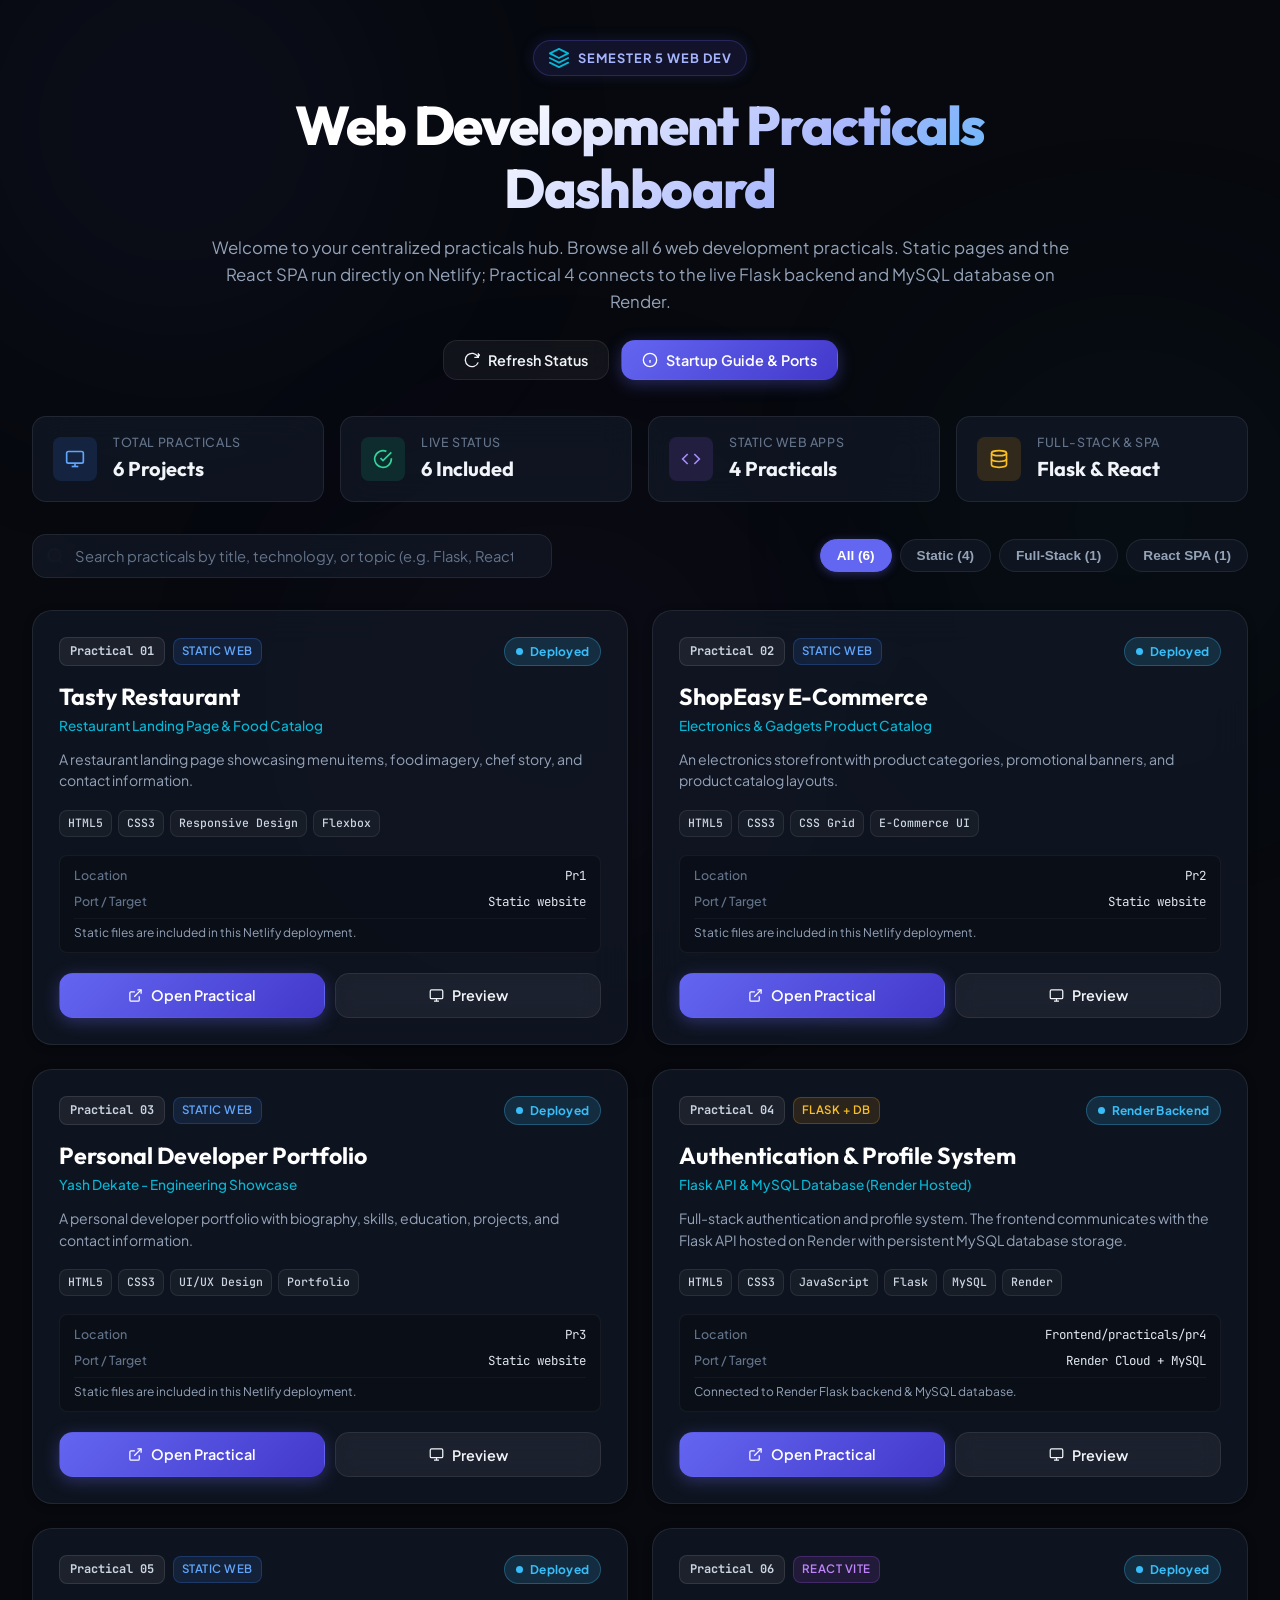
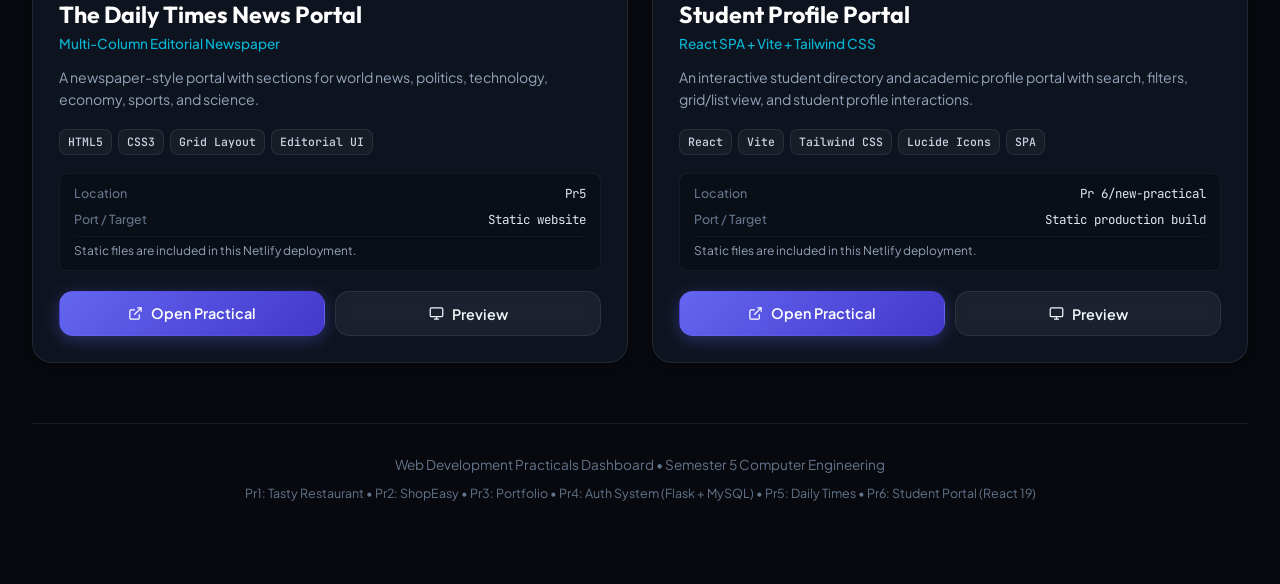
<file: Frontend/index.html>
<!DOCTYPE html>
<html lang="en">
<head>
  <meta charset="UTF-8">
  <meta name="viewport" content="width=device-width, initial-scale=1.0">
  <title>Web Development Practicals Dashboard</title>
  <link rel="preconnect" href="https://fonts.googleapis.com">
  <link rel="preconnect" href="https://fonts.gstatic.com" crossorigin>
  <link href="https://fonts.googleapis.com/css2?family=Outfit:wght@300;400;500;600;700;800&family=Plus+Jakarta+Sans:wght@400;500;600;700&family=JetBrains+Mono:wght@400;500&display=swap" rel="stylesheet">
  <link rel="stylesheet" href="styles.css">
</head>
<body>
  <!-- Ambient background glow elements -->
  <div class="glow-bg glow-1"></div>
  <div class="glow-bg glow-2"></div>
  <div class="glow-bg glow-3"></div>

  <div class="app-container">
    <!-- Top Header -->
    <header class="dashboard-header">
      <div class="header-content">
        <div class="brand-badge">
          <div class="brand-icon">
            <svg width="22" height="22" viewBox="0 0 24 24" fill="none" stroke="currentColor" stroke-width="2" stroke-linecap="round" stroke-linejoin="round">
              <polygon points="12 2 2 7 12 12 22 7 12 2"></polygon>
              <polyline points="2 17 12 22 22 17"></polyline>
              <polyline points="2 12 12 17 22 12"></polyline>
            </svg>
          </div>
          <span class="brand-tag">Semester 5 Web Dev</span>
        </div>

        <h1 class="dashboard-title">Web Development Practicals Dashboard</h1>
        <p class="dashboard-subtitle">
          Welcome to your centralized practicals hub. Browse all 6 web development practicals. Static pages and the React SPA run directly on Netlify; Practical 4 connects to the live Flask backend and MySQL database on Render.
        </p>

        <div class="header-actions">
          <button id="refreshBtn" class="btn btn-secondary">
            <svg class="spin-icon" width="16" height="16" viewBox="0 0 24 24" fill="none" stroke="currentColor" stroke-width="2">
              <path d="M21.5 2v6h-6M21.34 15.57a10 10 0 1 1-.57-8.38l5.67-5.67"/>
            </svg>
            <span>Refresh Status</span>
          </button>
          
          <button id="guideBtn" class="btn btn-primary">
            <svg width="16" height="16" viewBox="0 0 24 24" fill="none" stroke="currentColor" stroke-width="2">
              <circle cx="12" cy="12" r="10"></circle>
              <line x1="12" y1="16" x2="12" y2="12"></line>
              <line x1="12" y1="8" x2="12.01" y2="8"></line>
            </svg>
            <span>Startup Guide & Ports</span>
          </button>
        </div>
      </div>
    </header>

    <!-- Metrics Bar -->
    <section class="metrics-bar">
      <div class="metric-card">
        <div class="metric-icon blue">
          <svg width="20" height="20" viewBox="0 0 24 24" fill="none" stroke="currentColor" stroke-width="2">
            <rect x="2" y="3" width="20" height="14" rx="2" ry="2"></rect>
            <line x1="8" y1="21" x2="16" y2="21"></line>
            <line x1="12" y1="17" x2="12" y2="21"></line>
          </svg>
        </div>
        <div class="metric-data">
          <span class="metric-label">Total Practicals</span>
          <span class="metric-value">6 Projects</span>
        </div>
      </div>

      <div class="metric-card">
        <div class="metric-icon green">
          <svg width="20" height="20" viewBox="0 0 24 24" fill="none" stroke="currentColor" stroke-width="2">
            <path d="M22 11.08V12a10 10 0 1 1-5.93-9.14"></path>
            <polyline points="22 4 12 14.01 9 11.01"></polyline>
          </svg>
        </div>
        <div class="metric-data">
          <span class="metric-label">Live Status</span>
          <span class="metric-value" id="activeServicesCount">6 Included</span>
        </div>
      </div>

      <div class="metric-card">
        <div class="metric-icon purple">
          <svg width="20" height="20" viewBox="0 0 24 24" fill="none" stroke="currentColor" stroke-width="2">
            <polyline points="16 18 22 12 16 6"></polyline>
            <polyline points="8 6 2 12 8 18"></polyline>
          </svg>
        </div>
        <div class="metric-data">
          <span class="metric-label">Static Web Apps</span>
          <span class="metric-value">4 Practicals</span>
        </div>
      </div>

      <div class="metric-card">
        <div class="metric-icon orange">
          <svg width="20" height="20" viewBox="0 0 24 24" fill="none" stroke="currentColor" stroke-width="2">
            <ellipse cx="12" cy="5" rx="9" ry="3"></ellipse>
            <path d="M21 12c0 1.66-4 3-9 3s-9-1.34-9-3"></path>
            <path d="M3 5v14c0 1.66 4 3 9 3s9-1.34 9-3V5"></path>
          </svg>
        </div>
        <div class="metric-data">
          <span class="metric-label">Full-Stack & SPA</span>
          <span class="metric-value">Flask & React</span>
        </div>
      </div>
    </section>

    <!-- Filter & Search Toolbar -->
    <section class="toolbar">
      <div class="search-wrapper">
        <svg class="search-icon" width="18" height="18" viewBox="0 0 24 24" fill="none" stroke="currentColor" stroke-width="2">
          <circle cx="11" cy="11" r="8"></circle>
          <line x1="21" y1="21" x2="16.65" y2="16.65"></line>
        </svg>
        <input type="text" id="searchInput" placeholder="Search practicals by title, technology, or topic (e.g. Flask, React, Menu, E-Commerce)...">
        <button id="clearSearch" class="clear-btn" style="display: none;">&times;</button>
      </div>

      <div class="filter-pills">
        <button class="filter-pill active" data-filter="all">All (6)</button>
        <button class="filter-pill" data-filter="static">Static (4)</button>
        <button class="filter-pill" data-filter="fullstack">Full-Stack (1)</button>
        <button class="filter-pill" data-filter="vite">React SPA (1)</button>
      </div>

    </section>

    <!-- Cards Grid -->
    <main class="cards-grid" id="practicalsContainer">
      <!-- Injected via app.js -->
      <div class="loading-state">
        <div class="spinner"></div>
        <p>Inspecting practical services and configurations...</p>
      </div>
    </main>

    <!-- Footer -->
    <footer class="dashboard-footer">
      <p>Web Development Practicals Dashboard • Semester 5 Computer Engineering</p>
      <div class="footer-links">
        <span>Pr1: Tasty Restaurant</span> • 
        <span>Pr2: ShopEasy</span> • 
        <span>Pr3: Portfolio</span> • 
        <span>Pr4: Auth System (Flask + MySQL)</span> • 
        <span>Pr5: Daily Times</span> • 
        <span>Pr6: Student Portal (React 19)</span>
      </div>
    </footer>
  </div>

  <!-- Interactive Modal Viewer (Embedded In-Dashboard Experience) -->
  <div id="viewerModal" class="modal-overlay" style="display: none;">
    <div class="modal-container">
      <div class="modal-header">
        <div class="modal-title-group">
          <span class="modal-badge" id="modalBadge">Practical</span>
          <h3 id="modalTitle">Practical Viewer</h3>
          <span class="modal-url" id="modalUrlText"></span>
        </div>

        <div class="modal-controls">
          <button id="modalReloadBtn" class="control-btn" title="Reload Frame">
            <svg width="15" height="15" viewBox="0 0 24 24" fill="none" stroke="currentColor" stroke-width="2">
              <path d="M21.5 2v6h-6M21.34 15.57a10 10 0 1 1-.57-8.38l5.67-5.67"/>
            </svg>
          </button>
          <a id="modalExternalLink" href="#" target="_blank" class="control-btn" title="Open in New Tab">
            <svg width="15" height="15" viewBox="0 0 24 24" fill="none" stroke="currentColor" stroke-width="2">
              <path d="M18 13v6a2 2 0 0 1-2 2H5a2 2 0 0 1-2-2V8a2 2 0 0 1 2-2h6"></path>
              <polyline points="15 3 21 3 21 9"></polyline>
              <line x1="10" y1="14" x2="21" y2="3"></line>
            </svg>
          </a>
          <button id="modalCloseBtn" class="control-btn close" title="Close Viewer">&times;</button>
        </div>
      </div>
      <div class="modal-body">
        <iframe id="viewerFrame" src="" frameborder="0"></iframe>
      </div>
    </div>
  </div>

  <!-- Startup Guide & Troubleshooting Drawer -->
  <div id="guideDrawer" class="drawer-overlay" style="display: none;">
    <div class="drawer-container">
      <div class="drawer-header">
        <h3>Startup Instructions & Configuration</h3>
        <button id="closeDrawerBtn" class="close-btn">&times;</button>
      </div>
      <div class="drawer-content">
        <div class="guide-intro">
          <p>This dashboard coordinates all 6 practicals. Standalone static web applications run directly through the dashboard server. Backend and SPA services run on their dedicated ports.</p>
        </div>

        <div class="guide-section">
          <h4>Architecture & Port Summary</h4>
          <table class="guide-table">
            <thead>
              <tr>
                <th>Practical</th>
                <th>Type</th>
                <th>Port / URL</th>
                <th>Command</th>
              </tr>
            </thead>
            <tbody>
              <tr>
                <td><strong>Pr 1: Tasty Restaurant</strong></td>
                <td>Static HTML/CSS</td>
                <td>Port 3000 (Internal)</td>
                <td><code>Served automatically</code></td>
              </tr>
              <tr>
                <td><strong>Pr 2: ShopEasy Catalog</strong></td>
                <td>Static HTML/CSS</td>
                <td>Port 3000 (Internal)</td>
                <td><code>Served automatically</code></td>
              </tr>
              <tr>
                <td><strong>Pr 3: Yash Dekate Portfolio</strong></td>
                <td>Static HTML/CSS</td>
                <td>Port 3000 (Internal)</td>
                <td><code>Served automatically</code></td>
              </tr>
              <tr>
                <td><strong>Pr 4: Auth & Profile</strong></td>
                <td>Flask + MySQL</td>
                <td>Render Cloud (HTTPS)</td>
                <td><code>gunicorn app:app</code></td>
              </tr>
              <tr>
                <td><strong>Pr 5: The Daily Times</strong></td>
                <td>Static HTML/CSS</td>
                <td>Port 3000 (Internal)</td>
                <td><code>Served automatically</code></td>
              </tr>
              <tr>
                <td><strong>Pr 6: Student Portal</strong></td>
                <td>React 19 + Vite</td>
                <td>Netlify Deployed</td>
                <td><code>Static production build</code></td>
              </tr>
            </tbody>
          </table>
        </div>

        <div class="guide-section">
          <h4>Practical 4: Render Backend & MySQL Setup</h4>
          <p>Practical 4 runs on Render with a private MySQL Docker service and persistent disk storage:</p>
          <div class="code-block">
            <span class="comment"># Render Service Environment Variables</span>
            <div>DB_HOST: auth-mysql (Internal Private Hostname)</div>
            <div>DB_PORT: 3306</div>
            <div>DB_USER: auth_user</div>
            <div>DB_PASSWORD: [Configured via Render Blueprint]</div>
            <div>DB_NAME: authentication_db</div>
            <div>FRONTEND_ORIGIN: https://your-site.netlify.app (or *)</div>
          </div>
          <p>Local run with Python & MySQL:</p>
          <div class="code-block">
            <code>cd Backend</code><br>
            <code>pip install -r requirements.txt</code><br>
            <code>python app.py</code>
          </div>
        </div>

        <div class="guide-section">
          <h4>Practical 6: React + Vite Dev Server</h4>
          <p>To launch Practical 6's interactive development server with Hot Module Replacement:</p>
          <div class="code-block">
            <code>cd "d:\TSD_5th\dashboard\Pr 6\new-practical"</code><br>
            <code>npm run dev</code>
          </div>
          <p>A production build is also pre-compiled in <code>dist/</code> and can be previewed directly.</p>
        </div>
      </div>
    </div>
  </div>

  <script src="app.js"></script>
</body>
</html>
</file>
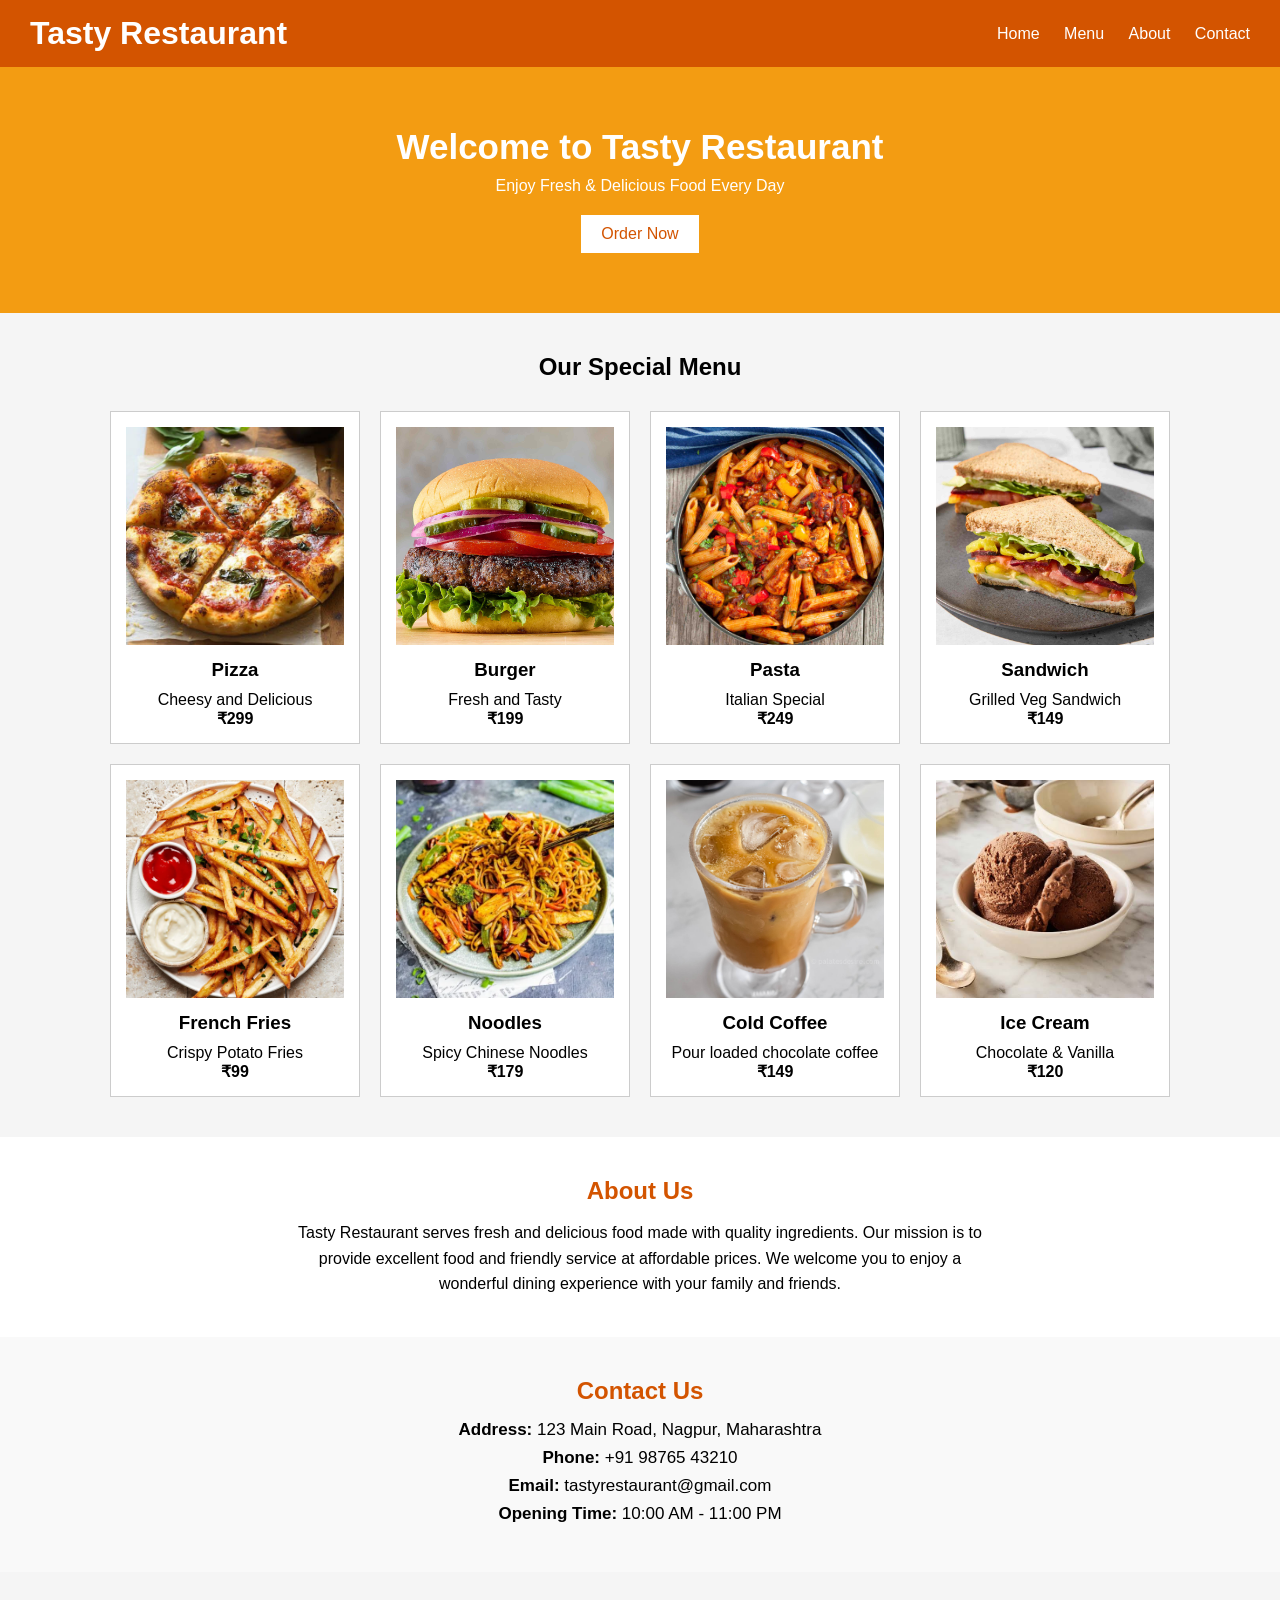
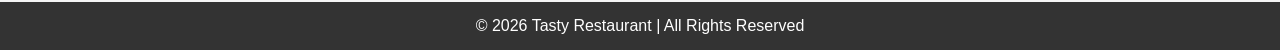
<file: Frontend/practicals/pr1/index.html>
<!DOCTYPE html>
<html lang="en">
<head>
    <meta charset="UTF-8">
    <meta name="viewport" content="width=device-width, initial-scale=1.0">
    <title>Tasty Restaurant</title>
    <link rel="stylesheet" href="style.css">
</head>
<body>

    <!-- Header -->
    <header>
        <h1>Tasty Restaurant</h1>

        <nav>
            <a href="#home">Home</a>
            <a href="#menu">Menu</a>
            <a href="#about">About</a>
            <a href="#contact">Contact</a>
        </nav>
    </header>

    <!-- Home -->
    <section class="hero" id="home">
        <h2>Welcome to Tasty Restaurant</h2>
        <p>Enjoy Fresh & Delicious Food Every Day</p>
        <button>Order Now</button>
    </section>

    <!-- Menu -->
    <section class="menu" id="menu">
        <h2>Our Special Menu</h2>

        <div class="cards">

            <div class="card">
                <img src="pizza.jpeg" alt="Pizza">
                <h3>Pizza</h3>
                <p>Cheesy and Delicious</p>
                <h4>₹299</h4>
            </div>

            <div class="card">
                <img src="burger.jpeg" alt="Burger">
                <h3>Burger</h3>
                <p>Fresh and Tasty</p>
                <h4>₹199</h4>
            </div>

            <div class="card">
                <img src="pasta.jpg" alt="Pasta">
                <h3>Pasta</h3>
                <p>Italian Special</p>
                <h4>₹249</h4>
            </div>

            <div class="card">
                <img src="sandwich.jpg" alt="Sandwich">
                <h3>Sandwich</h3>
                <p>Grilled Veg Sandwich</p>
                <h4>₹149</h4>
            </div>

            <div class="card">
                <img src="frenchfries.jpg" alt="Fries">
                <h3>French Fries</h3>
                <p>Crispy Potato Fries</p>
                <h4>₹99</h4>
            </div>

            <div class="card">
                <img src="noodles.webp" alt="Noodles">
                <h3>Noodles</h3>
                <p>Spicy Chinese Noodles</p>
                <h4>₹179</h4>
            </div>

            <div class="card">
                <img src="coffee.jpg" alt="Biryani">
                <h3>Cold Coffee</h3>
                <p>Pour loaded chocolate coffee</p>
                <h4>₹149</h4>
            </div>

            <div class="card">
                <img src="ice cream.jpeg" alt="Ice Cream">
                <h3>Ice Cream</h3>
                <p>Chocolate & Vanilla</p>
                <h4>₹120</h4>
            </div>

        </div>
    </section>

    <!-- About -->
    <section class="about" id="about">
        <h2>About Us</h2>

        <p>
            Tasty Restaurant serves fresh and delicious food made with quality
            ingredients. Our mission is to provide excellent food and friendly
            service at affordable prices. We welcome you to enjoy a wonderful
            dining experience with your family and friends.
        </p>
    </section>

    <!-- Contact -->
    <section class="contact" id="contact">
        <h2>Contact Us</h2>

        <p><b>Address:</b> 123 Main Road, Nagpur, Maharashtra</p>
        <p><b>Phone:</b> +91 98765 43210</p>
        <p><b>Email:</b> tastyrestaurant@gmail.com</p>
        <p><b>Opening Time:</b> 10:00 AM - 11:00 PM</p>
    </section>

    <!-- Footer -->
    <footer>
        <p>© 2026 Tasty Restaurant | All Rights Reserved</p>
    </footer>

</body>
</html>
</file>
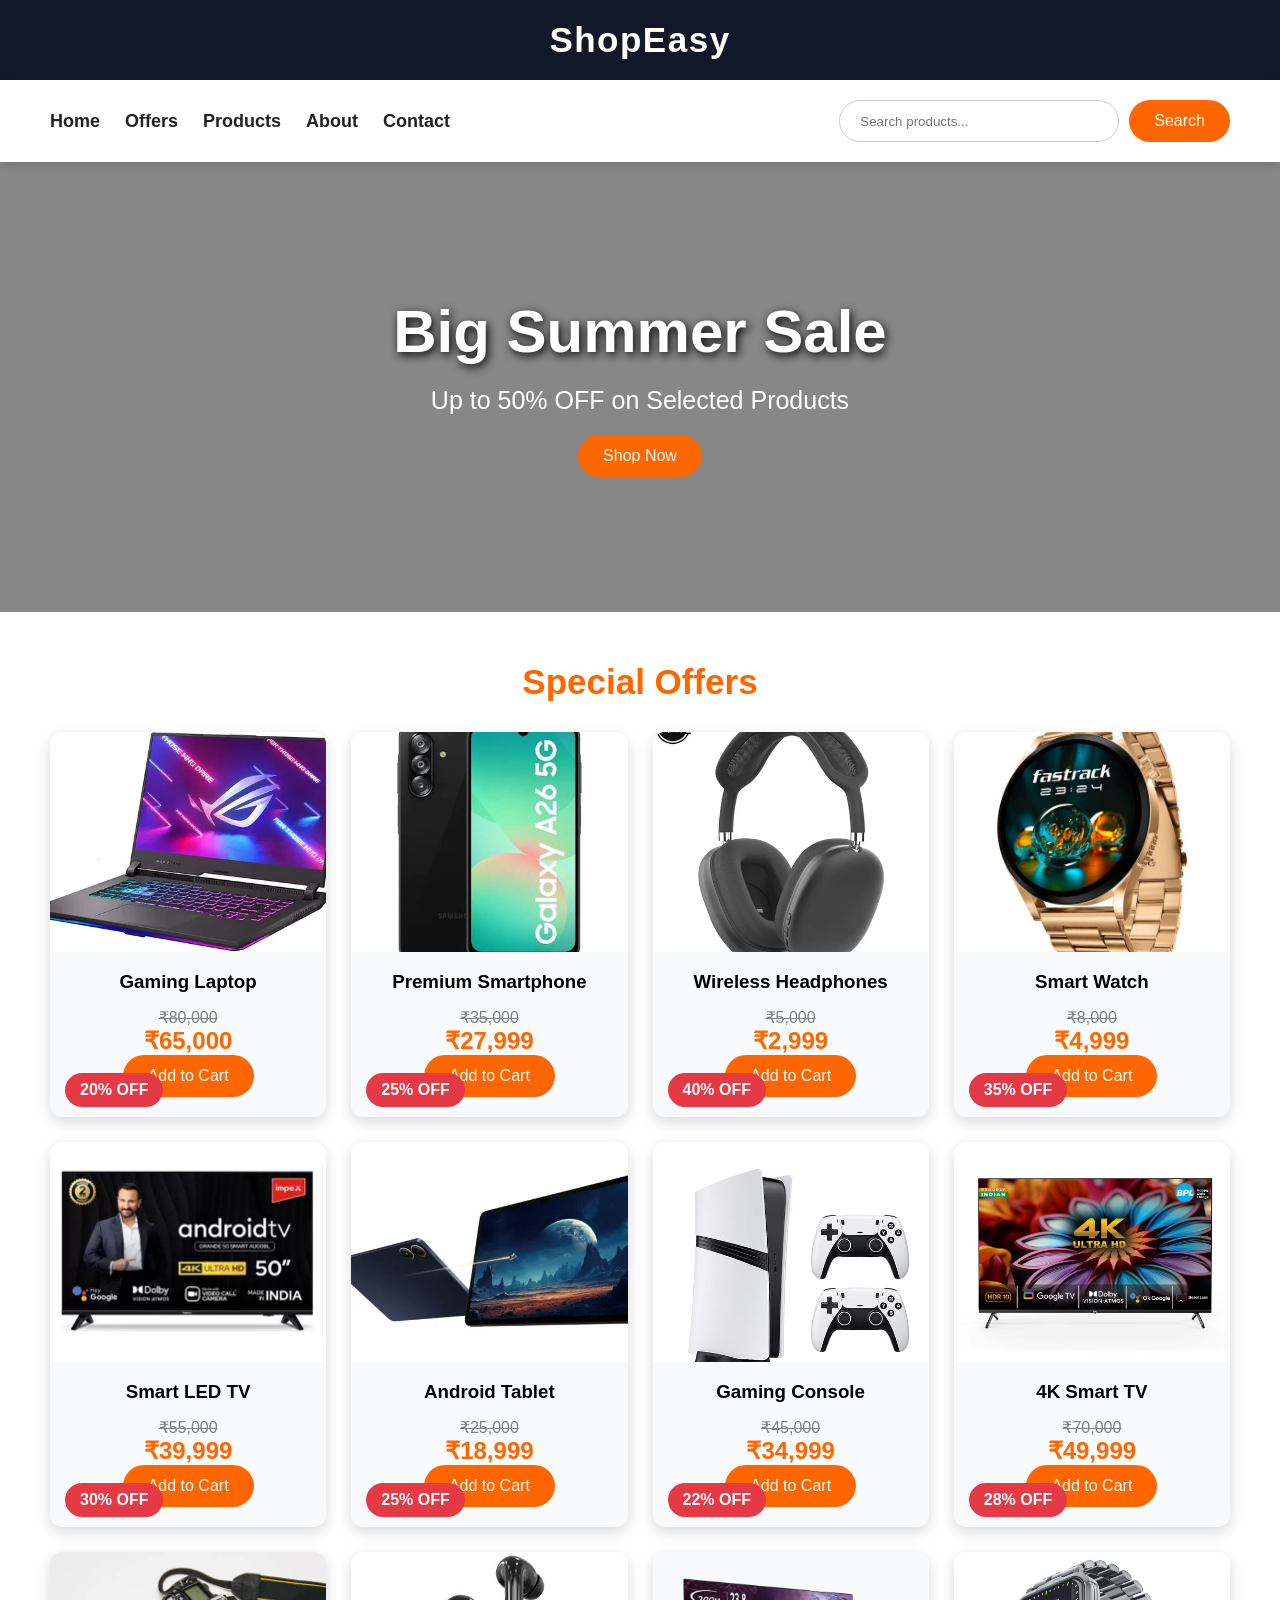
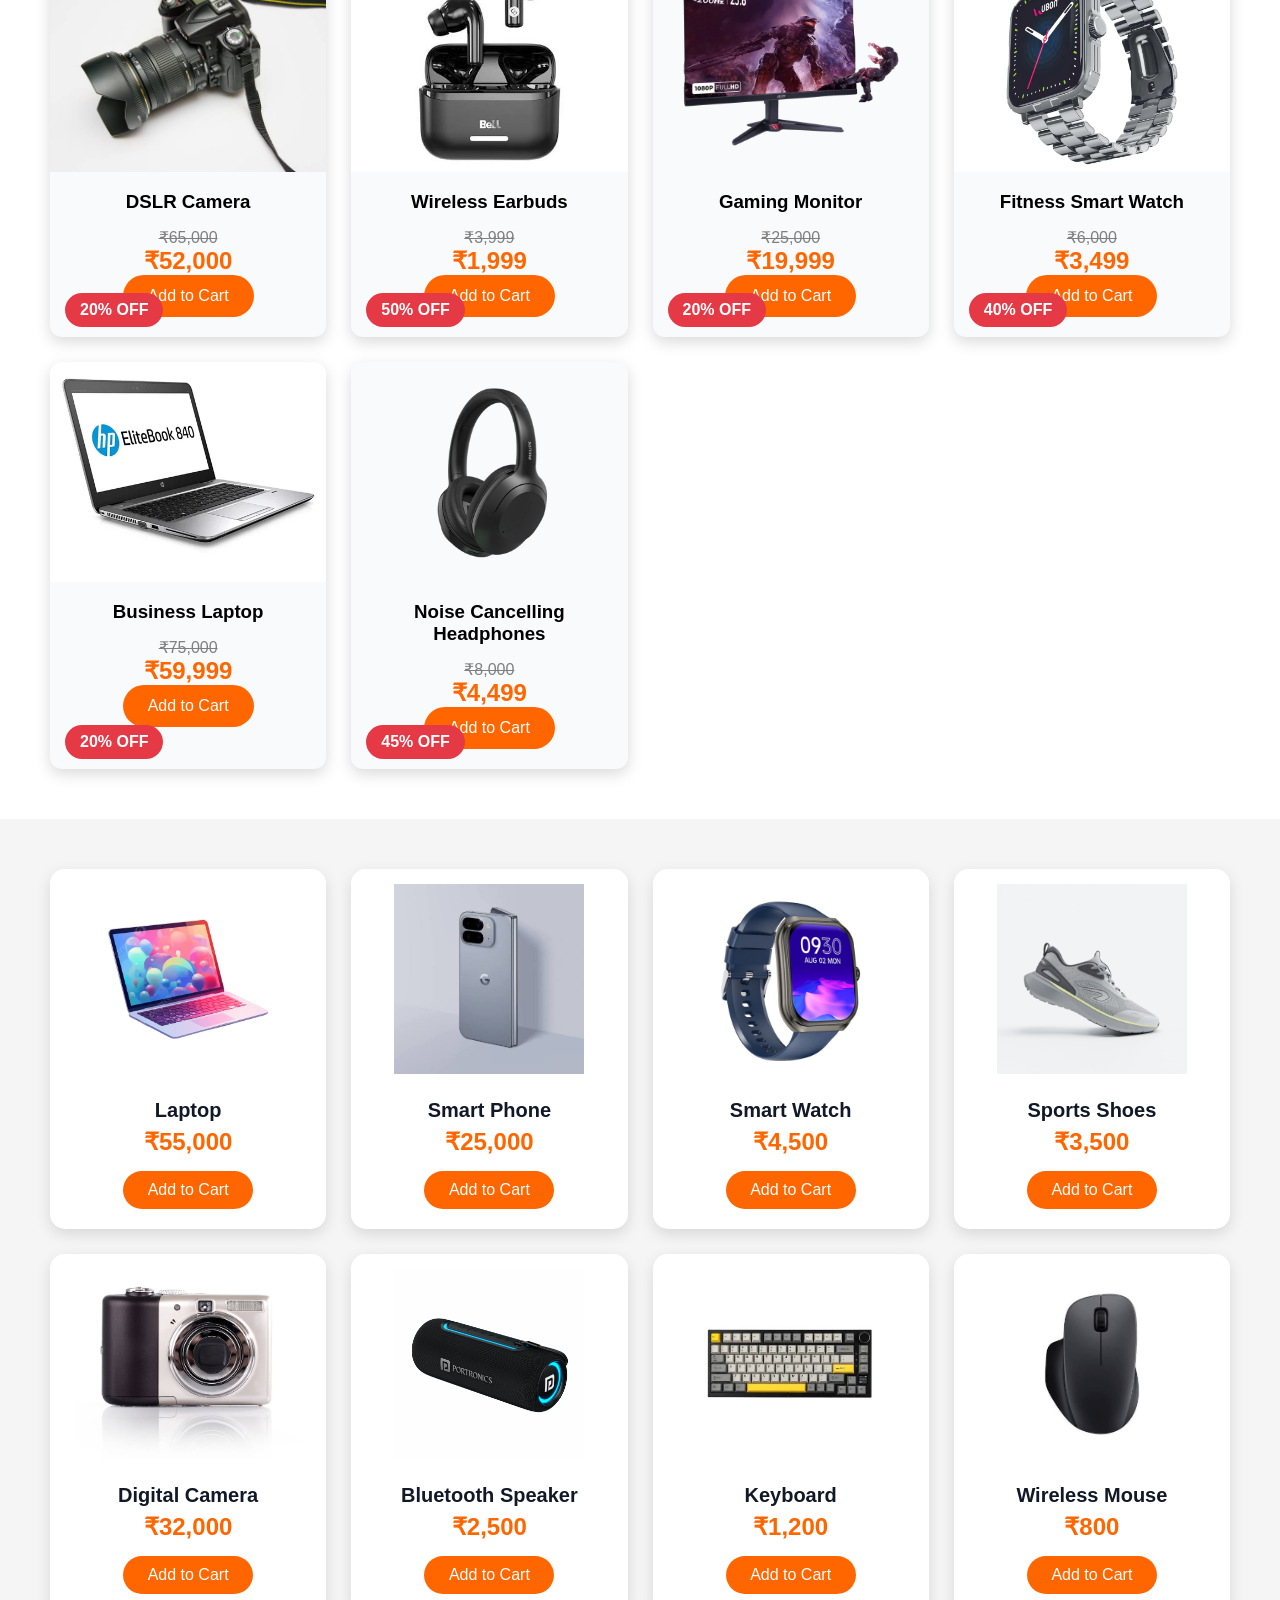
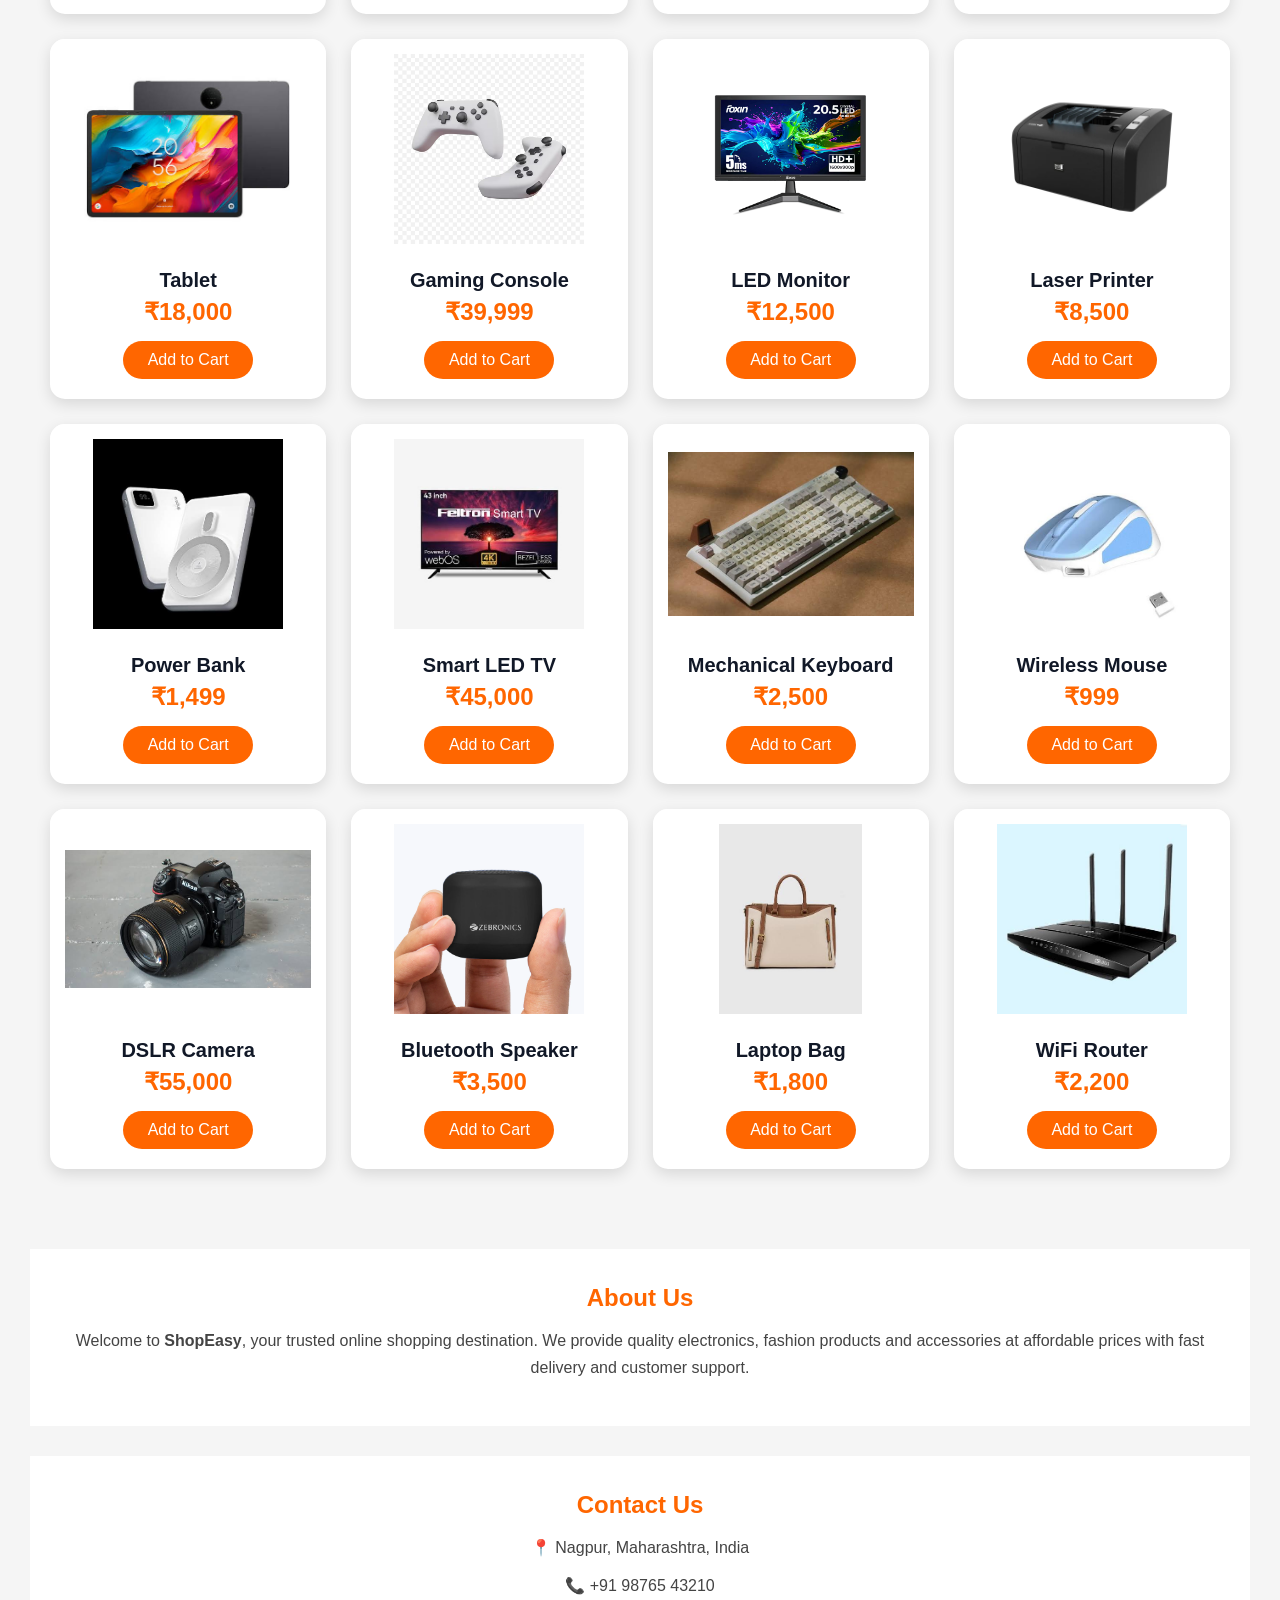
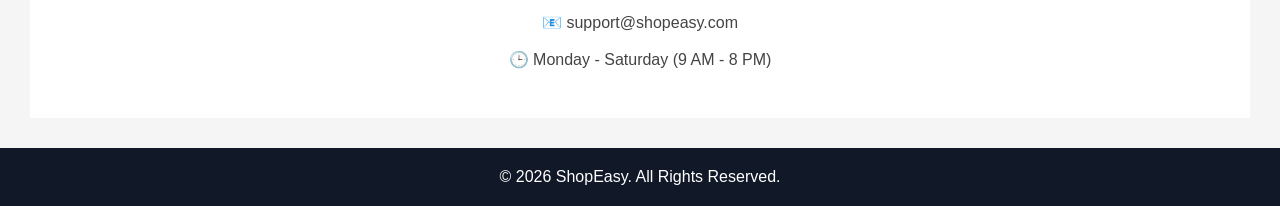
<file: Frontend/practicals/pr2/index.html>
<!DOCTYPE html>
<html lang="en">

<head>
    <meta charset="UTF-8">
    <meta name="viewport" content="width=device-width, initial-scale=1.0">
    <title>ShopEasy - E-Commerce Product Catalog</title>

    <link rel="stylesheet" href="style.css">
</head>

<body>

    <!-- Header -->
    <header>
        <h1>ShopEasy</h1>
    </header>


    <!-- Navigation -->
    <nav>

        <div class="nav-links">
            <a href="#home">Home</a>
            <a href="#offer">Offers</a>
            <a href="#product">Products</a>
            <a href="#about">About</a>
            <a href="#contact">Contact</a>
        </div>
        <div class="search-box">
            <input type="text" placeholder="Search products...">
            <button>Search</button>
        </div>

    </nav>


    <!-- Banner -->
    <section class="banner" id="home">
        <h2>Big Summer Sale</h2>
        <p>
            Up to 50% OFF on Selected Products
        </p>
        <button>
            Shop Now
        </button>

    </section>

    <!-- Offers Section -->
    <section class="offers" id="offer">

        <h2>Special Offers</h2>


        <div class="offer-products">

            <div class="offer-card">
                <img src="gaming laptop.webp" alt="Laptop">
                <h3>Gaming Laptop</h3>
                <p class="old-price">₹80,000</p>
                <p class="new-price">₹65,000</p>
                <span>20% OFF</span>
                <button>Add to Cart</button>
            </div>



            <div class="offer-card">
                <img src="smartPhone.jpeg" alt="Phone">
                <h3>Premium Smartphone</h3>
                <p class="old-price">₹35,000</p>
                <p class="new-price">₹27,999</p>
                <span>25% OFF</span>
                <button>Add to Cart</button>
            </div>



            <div class="offer-card">
                <img src="headPhone.webp" alt="Headphone">
                <h3>Wireless Headphones</h3>
                <p class="old-price">₹5,000</p>
                <p class="new-price">₹2,999</p>
                <span>40% OFF</span>
                <button>Add to Cart</button>
            </div>



            <div class="offer-card">
                <img src="smartWatch.webp" alt="Watch">
                <h3>Smart Watch</h3>
                <p class="old-price">₹8,000</p>
                <p class="new-price">₹4,999</p>
                <span>35% OFF</span>
                <button>Add to Cart</button>
            </div>

            <div class="offer-card">
                <img src="tv.jpeg" alt="Smart TV">
                <h3>Smart LED TV</h3>
                <p class="old-price">₹55,000</p>
                <p class="new-price">₹39,999</p>
                <span>30% OFF</span>
                <button>Add to Cart</button>
            </div>

            <div class="offer-card">
                <img src="tab.webp" alt="Tablet">
                <h3>Android Tablet</h3>
                <p class="old-price">₹25,000</p>
                <p class="new-price">₹18,999</p>
                <span>25% OFF</span>
                <button>Add to Cart</button>
            </div>

            <div class="offer-card">
                <img src="console.jpg" alt="Gaming Console">
                <h3>Gaming Console</h3>
                <p class="old-price">₹45,000</p>
                <p class="new-price">₹34,999</p>
                <span>22% OFF</span>
                <button>Add to Cart</button>
            </div>

            <div class="offer-card">
                <img src="tv.avif" alt="Smart TV">
                <h3>4K Smart TV</h3>
                <p class="old-price">₹70,000</p>
                <p class="new-price">₹49,999</p>
                <span>28% OFF</span>
                <button>Add to Cart</button>

            </div>



            <div class="offer-card">
                <img src="camera.jpeg" alt="Camera">
                <h3>DSLR Camera</h3>
                <p class="old-price">₹65,000</p>
                <p class="new-price">₹52,000</p>
                <span>20% OFF</span>
                <button>Add to Cart</button>
            </div>


            <div class="offer-card">
                <img src="earbud.jpeg" alt="Earbuds">
                <h3>Wireless Earbuds</h3>
                <p class="old-price">₹3,999</p>
                <p class="new-price">₹1,999</p>
                <span>50% OFF</span>
                <button>Add to Cart</button>

            </div>



            <div class="offer-card">
                <img src="monitor.webp" alt="Monitor">
                <h3>Gaming Monitor</h3>
                <p class="old-price">₹25,000</p>
                <p class="new-price">₹19,999</p>
                <span>20% OFF</span>
                <button>Add to Cart</button>

            </div>



            <div class="offer-card">
                <img src="watch.webp" alt="Smart Watch">
                <h3>Fitness Smart Watch</h3>
                <p class="old-price">₹6,000</p>
                <p class="new-price">₹3,499</p>
                <span>40% OFF</span>
                <button>Add to Cart</button>
            </div>



            <div class="offer-card">
                <img src="laptop.webp" alt="Laptop">
                <h3>Business Laptop</h3>
                <p class="old-price">₹75,000</p>
                <p class="new-price">₹59,999</p>
                <span>20% OFF</span>
                <button>Add to Cart</button>                    
            </div>

            <div class="offer-card">
                <img src="headset.webp" alt="Headphones">
                <h3>Noise Cancelling Headphones</h3>
                <p class="old-price">₹8,000</p>
                <p class="new-price">₹4,499</p>
                <span>45% OFF</span>
                <button>Add to Cart</button>

            </div>
        </div>

    </section>




    <!-- Product Section -->

    <section class="products" id="product">


        <div class="card">
            <img src="laptop1.png" alt="Laptop">
            <h3>Laptop</h3>
            <p>₹55,000</p>
            <button>Add to Cart</button>
        </div>


        <div class="card">
            <img src="phone.jpeg" alt="Phone">
            <h3>Smart Phone</h3>
            <p>₹25,000</p>
            <button>Add to Cart</button>
        </div>


        <div class="card">
            <img src="watch 1.webp" alt="Watch">
            <h3>Smart Watch</h3>
            <p>₹4,500</p>
            <button>Add to Cart</button>
        </div>


        <div class="card">
            <img src="shoe.jpg" alt="Shoes">
            <h3>Sports Shoes</h3>
            <p>₹3,500</p>
            <button>Add to Cart</button>
        </div>


        <div class="card">
            <img src="camera.jpg" alt="Camera">
            <h3>Digital Camera</h3>
            <p>₹32,000</p>
            <button>Add to Cart</button>
        </div>


        <div class="card">
            <img src="speaker.webp" alt="Speaker">
            <h3>Bluetooth Speaker</h3>
            <p>₹2,500</p>
            <button>Add to Cart</button>
        </div>


        <div class="card">
            <img src="keyboard.jpeg" alt="Keyboard">
            <h3>Keyboard</h3>
            <p>₹1,200</p>
            <button>Add to Cart</button>
        </div>


        <div class="card">
            <img src="mouse.jpeg" alt="Mouse">
            <h3>Wireless Mouse</h3>
            <p>₹800</p>
            <button>Add to Cart</button>
        </div>


        <!-- More Products -->

        <div class="card">
            <img src="tab.jpeg" alt="Tablet">
            <h3>Tablet</h3>
            <p>₹18,000</p>
            <button>Add to Cart</button>
        </div>


        <div class="card">
            <img src="console.avif" alt="Gaming Console">
            <h3>Gaming Console</h3>
            <p>₹39,999</p>
            <button>Add to Cart</button>
        </div>


        <div class="card">
            <img src="moniter.webp" alt="Monitor">
            <h3>LED Monitor</h3>
            <p>₹12,500</p>
            <button>Add to Cart</button>
        </div>


        <div class="card">
            <img src="printer.webp" alt="Printer">
            <h3>Laser Printer</h3>
            <p>₹8,500</p>
            <button>Add to Cart</button>
        </div>


        <div class="card">
            <img src="powerBank.jpeg" alt="Power Bank">
            <h3>Power Bank</h3>
            <p>₹1,499</p>
            <button>Add to Cart</button>
        </div>


        <div class="card">
            <img src="tv1.jpeg" alt="Smart TV">
            <h3>Smart LED TV</h3>
            <p>₹45,000</p>
            <button>Add to Cart</button>
        </div>


        <div class="card">
            <img src="mkey.jpeg" alt="Keyboard">
            <h3>Mechanical Keyboard</h3>
            <p>₹2,500</p>
            <button>Add to Cart</button>
        </div>


        <div class="card">
            <img src="Wmouse.jpeg" alt="Mouse">
            <h3>Wireless Mouse</h3>
            <p>₹999</p>
            <button>Add to Cart</button>
        </div>


        <div class="card">
            <img src="dslr.jpeg" alt="Camera">
            <h3>DSLR Camera</h3>
            <p>₹55,000</p>
            <button>Add to Cart</button>
        </div>


        <div class="card">
            <img src="speaker1.webp" alt="Speaker">
            <h3>Bluetooth Speaker</h3>
            <p>₹3,500</p>
            <button>Add to Cart</button>
        </div>



        <div class="card">
            <img src="lbag.jpeg" alt="Laptop Bag">
            <h3>Laptop Bag</h3>
            <p>₹1,800</p>
            <button>Add to Cart</button>
        </div>


        <div class="card">
            <img src="router.jpeg" alt="Router">
            <h3>WiFi Router</h3>
            <p>₹2,200</p>
            <button>Add to Cart</button>
        </div>


    </section>




    <!-- About -->

    <section class="about" id="about">

        <h2>About Us</h2>

        <p>
            Welcome to <b>ShopEasy</b>, your trusted online shopping destination.
            We provide quality electronics, fashion products and accessories
            at affordable prices with fast delivery and customer support.
        </p>

    </section>




    <!-- Contact -->

    <section class="contact" id="contact">

        <h2>Contact Us</h2>

        <p>📍 Nagpur, Maharashtra, India</p>

        <p>📞 +91 98765 43210</p>

        <p>📧 support@shopeasy.com</p>

        <p>🕒 Monday - Saturday (9 AM - 8 PM)</p>


    </section>




    <!-- Footer -->

    <footer>

        <p>
            © 2026 ShopEasy. All Rights Reserved.
        </p>

    </footer>


</body>

</html>
</file>
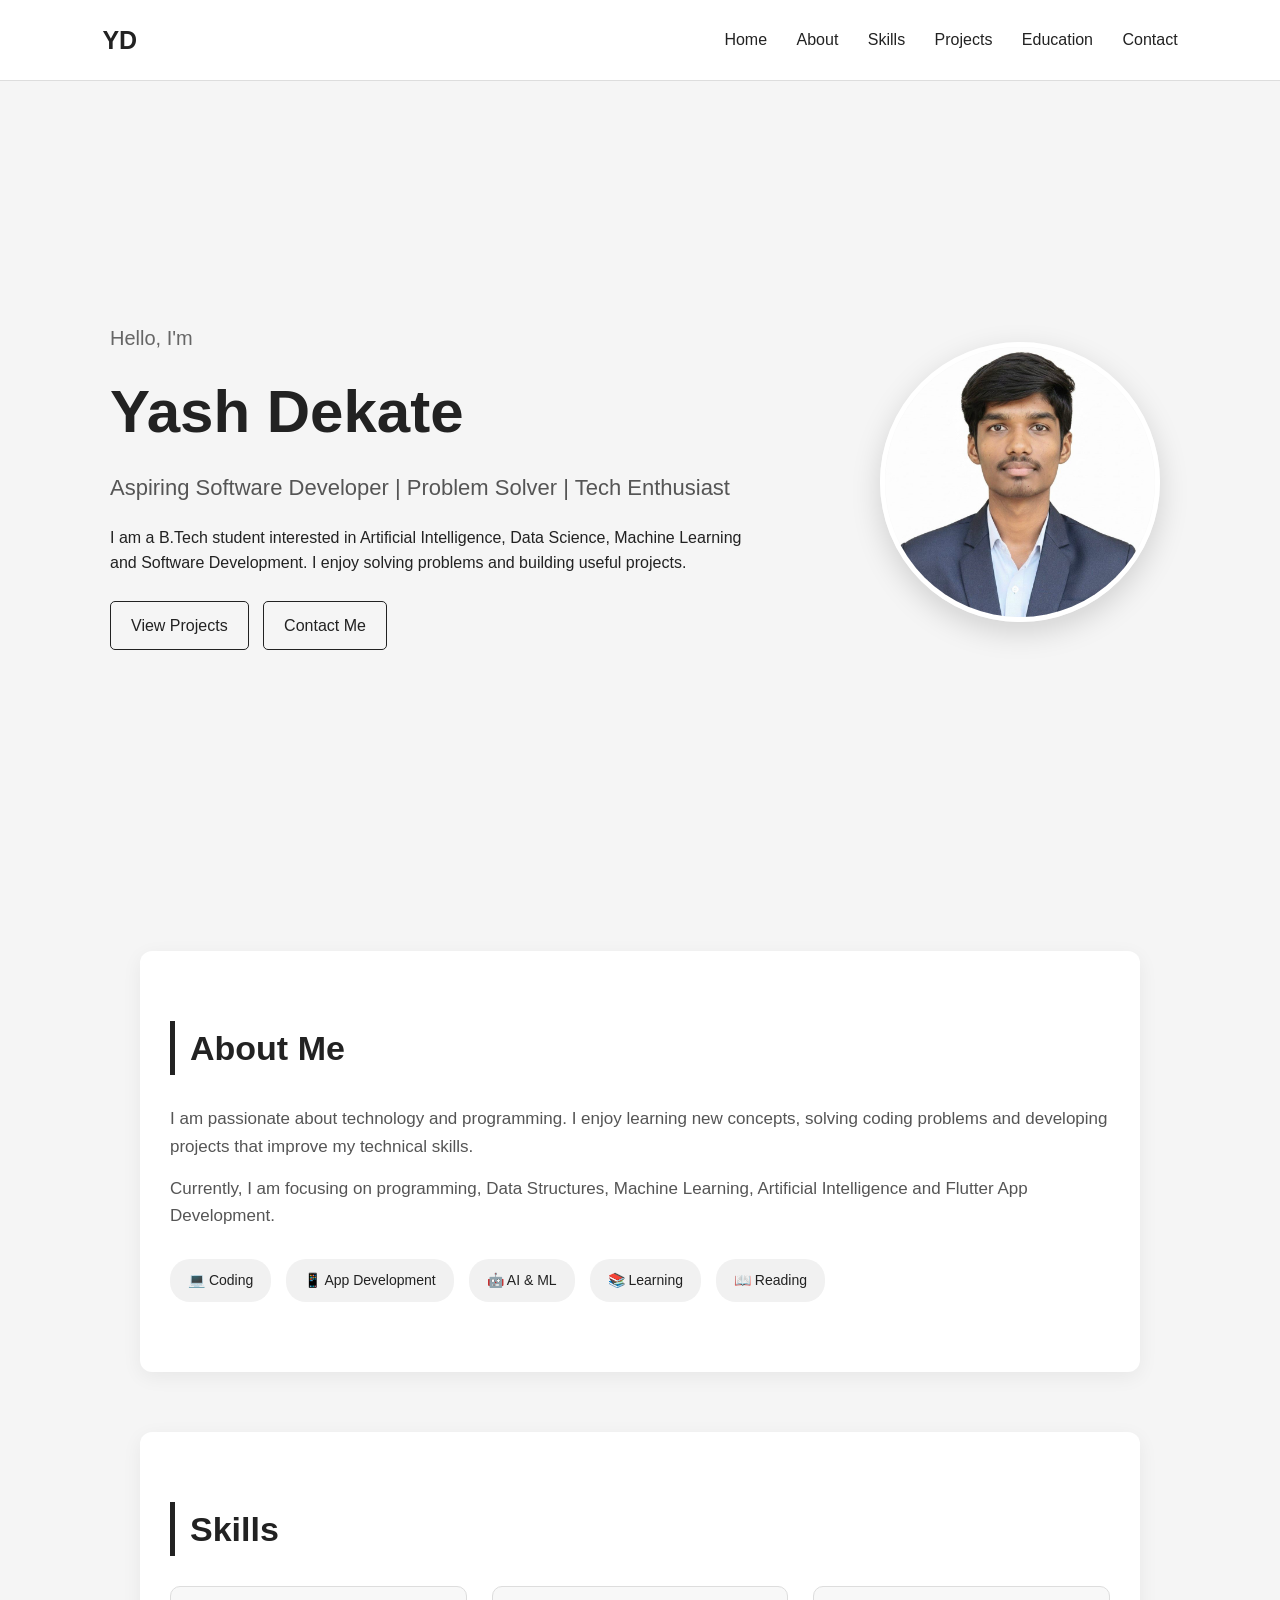
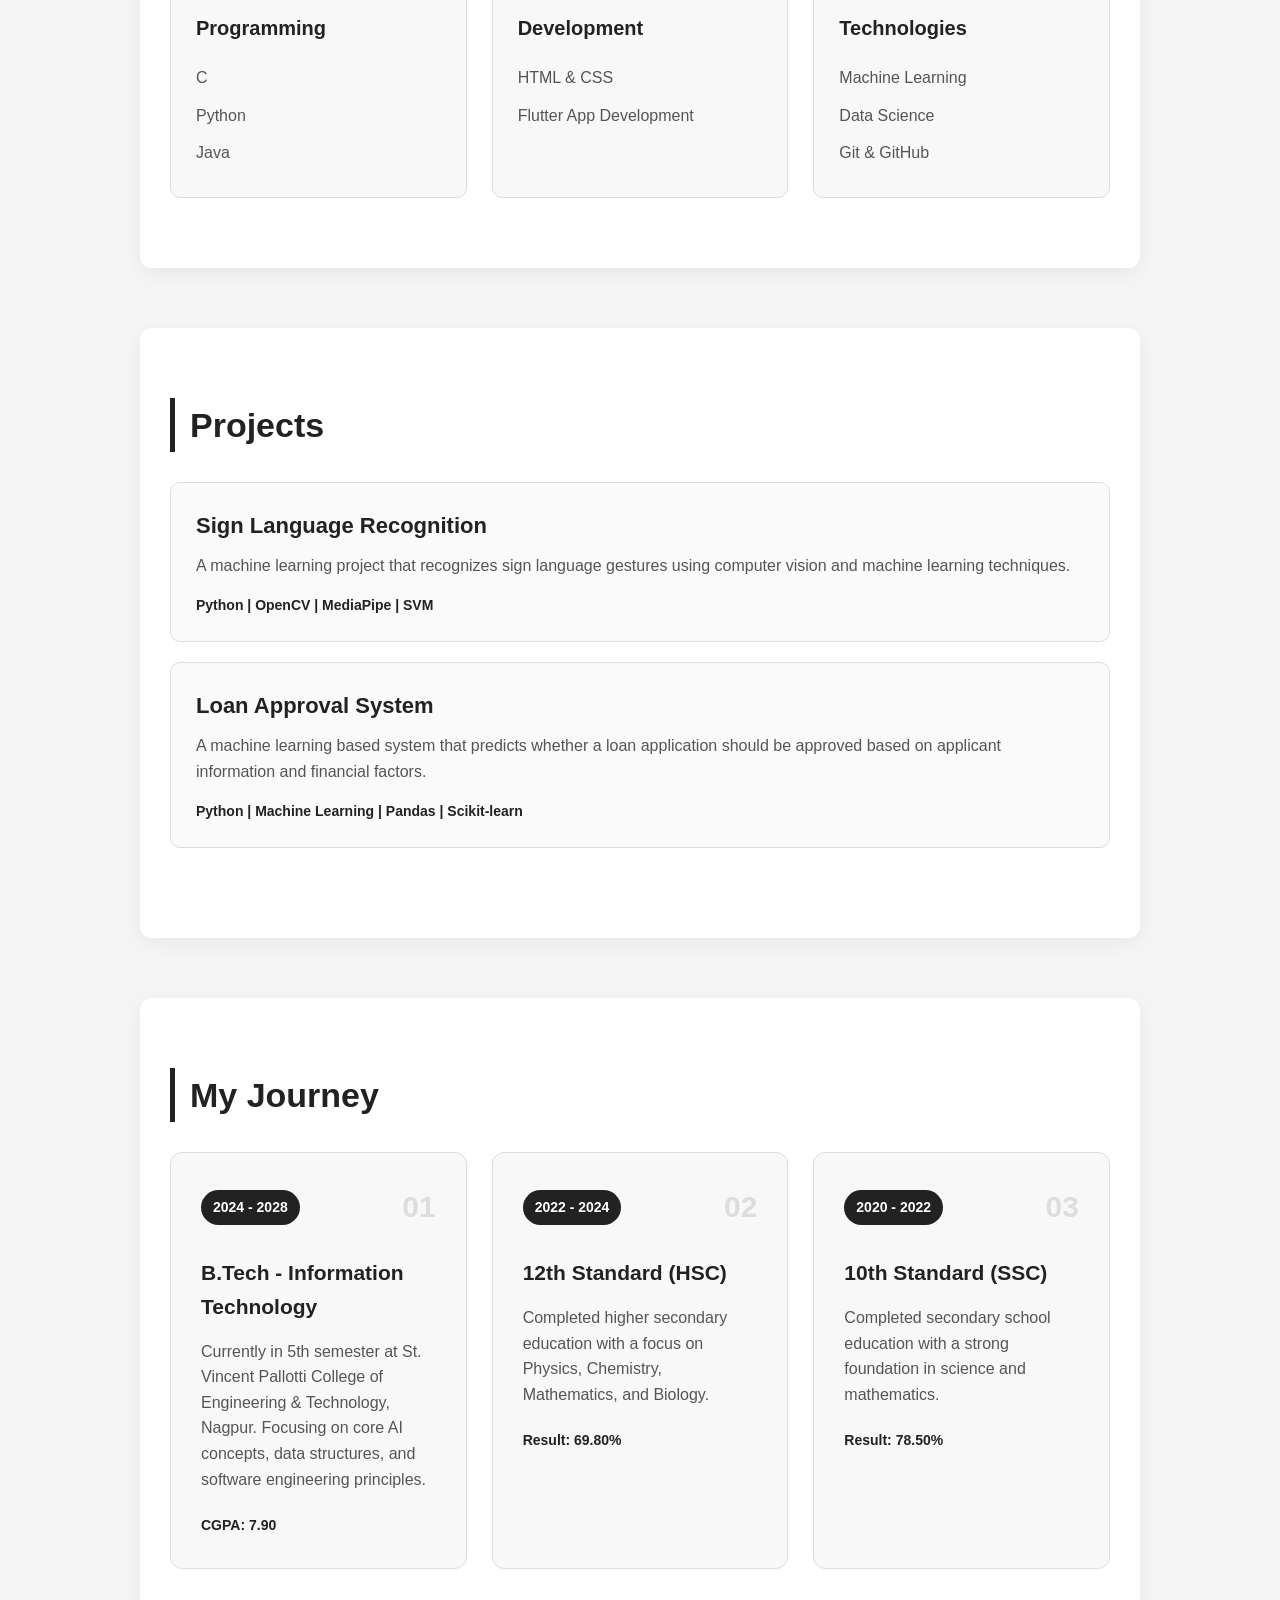
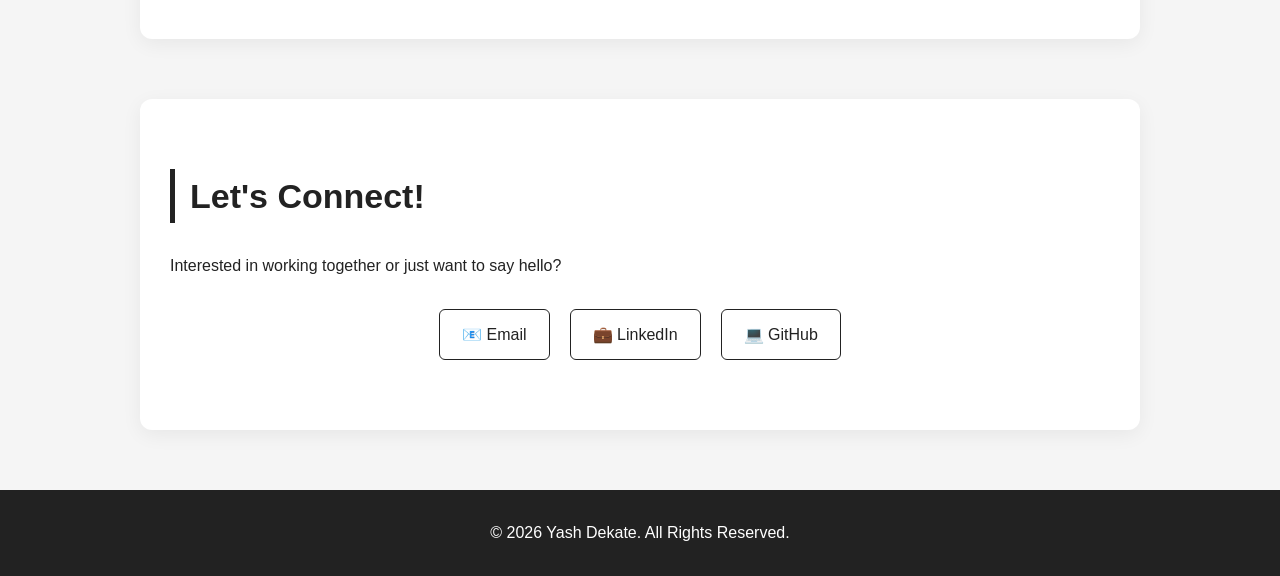
<file: Frontend/practicals/pr3/index.html>
<!DOCTYPE html>
<html lang="en">

<head>
    <meta charset="UTF-8">
    <meta name="viewport" content="width=device-width, initial-scale=1.0">

    <title>Yash Dekate | Portfolio</title>

    <link rel="stylesheet" href="style.css">
</head>

<body>

    <!-- Navbar -->

    <nav>

        <div class="logo">
            YD
        </div>

        <div class="links">

            <a href="#home">Home</a>
            <a href="#about">About</a>
            <a href="#skills">Skills</a>
            <a href="#projects">Projects</a>
            <a href="#education">Education</a>
            <a href="#contact">Contact</a>

        </div>

    </nav>


    <!-- Home -->

    <section id="home" class="hero">

        <div class="hero-text">

            <p class="intro">
                Hello, I'm
            </p>

            <h1>
                Yash Dekate
            </h1>

            <h2>
                Aspiring Software Developer | Problem Solver | Tech Enthusiast
            </h2>

            <p>
                I am a B.Tech student interested in Artificial Intelligence,
                Data Science, Machine Learning and Software Development.
                I enjoy solving problems and building useful projects.
            </p>

            <div class="buttons">

                <a href="#projects">
                    View Projects
                </a>

                <a href="#contact">
                    Contact Me
                </a>

            </div>

        </div>


        <div class="hero-image">

            <img src="Photo.jpeg" alt="Yash Dekate">

        </div>

    </section>


    <!-- About -->

    <section id="about">

        <h2>
            About Me
        </h2>

        <p>
            I am passionate about technology and programming. I enjoy
            learning new concepts, solving coding problems and developing
            projects that improve my technical skills.
        </p>

        <p>
            Currently, I am focusing on programming, Data Structures,
            Machine Learning, Artificial Intelligence and Flutter
            App Development.
        </p>


        <div class="interests">

            <span>💻 Coding</span>

            <span>📱 App Development</span>

            <span>🤖 AI & ML</span>

            <span>📚 Learning</span>

            <span>📖 Reading</span>

        </div>

    </section>


    <!-- Skills -->

    <section id="skills">

        <h2>
            Skills
        </h2>


        <div class="skill-list">


            <div>

                <h3>
                    Programming
                </h3>

                <p>
                    C
                </p>

                <p>
                    Python
                </p>

                <p>
                    Java
                </p>

            </div>


            <div>

                <h3>
                    Development
                </h3>

                <p>
                    HTML & CSS
                </p>

                <p>
                    Flutter App Development
                </p>

                <p>
                    
                </p>

            </div>


            <div>

                <h3>
                    Technologies
                </h3>

                <p>
                    Machine Learning
                </p>

                <p>
                    Data Science
                </p>

                <p>
                    Git & GitHub
                </p>

            </div>


        </div>

    </section>


    <!-- Projects -->

    <section id="projects">

        <h2>
            Projects
        </h2>


        <!-- Sign Language -->

        <div class="project">

            <h3>
                Sign Language Recognition
            </h3>

            <p>
                A machine learning project that recognizes sign language
                gestures using computer vision and machine learning
                techniques.
            </p>

            <p class="tech">
                Python | OpenCV | MediaPipe | SVM
            </p>

        </div>


        <!-- Loan Approval -->

        <div class="project">

            <h3>
                Loan Approval System
            </h3>

            <p>
                A machine learning based system that predicts whether a
                loan application should be approved based on applicant
                information and financial factors.
            </p>

            <p class="tech">
                Python | Machine Learning | Pandas | Scikit-learn
            </p>

        </div>



    </section>


    <!-- My Journey -->
<section id="journey">

    <h2>My Journey</h2>

    <div class="journey-container">

        <div class="journey-card">

            <div class="journey-top">
                <span class="journey-year">2024 - 2028</span>
                <span class="journey-number">01</span>
            </div>

            <h3>B.Tech - Information Technology</h3>

            <p>
                Currently in 5th semester at St. Vincent Pallotti
                College of Engineering & Technology, Nagpur.
                Focusing on core AI concepts, data structures,
                and software engineering principles.
            </p>

            <strong>CGPA: 7.90</strong>

        </div>


        <div class="journey-card">

            <div class="journey-top">
                <span class="journey-year">2022 - 2024</span>
                <span class="journey-number">02</span>
            </div>

            <h3>12th Standard (HSC)</h3>

            <p>
                Completed higher secondary education with a focus
                on Physics, Chemistry, Mathematics, and Biology.
            </p>

            <strong>Result: 69.80%</strong>

        </div>


        <div class="journey-card">

            <div class="journey-top">
                <span class="journey-year">2020 - 2022</span>
                <span class="journey-number">03</span>
            </div>

            <h3>10th Standard (SSC)</h3>

            <p>
                Completed secondary school education with a strong
                foundation in science and mathematics.
            </p>

            <strong>Result: 78.50%</strong>

        </div>

    </div>

</section>


<section id="contact">

    <h2>Let's Connect!</h2>

    <p>
        Interested in working together or just want to say hello?
    </p>

    <div class="contact-links">

        <a href="mailto:yashdekate312@gmail.com">
            📧 Email
        </a>

        <a href="https://www.linkedin.com/in/yash-dekate-a210a2358"
           target="_blank">
            💼 LinkedIn
        </a>

        <a href="https://github.com/YashDekate19"
           target="_blank">
            💻 GitHub
        </a>

    </div>

</section>


    <!-- Footer -->

    <footer>

        <p>
            © 2026 Yash Dekate. All Rights Reserved.
        </p>

    </footer>


</body>

</html>
</file>
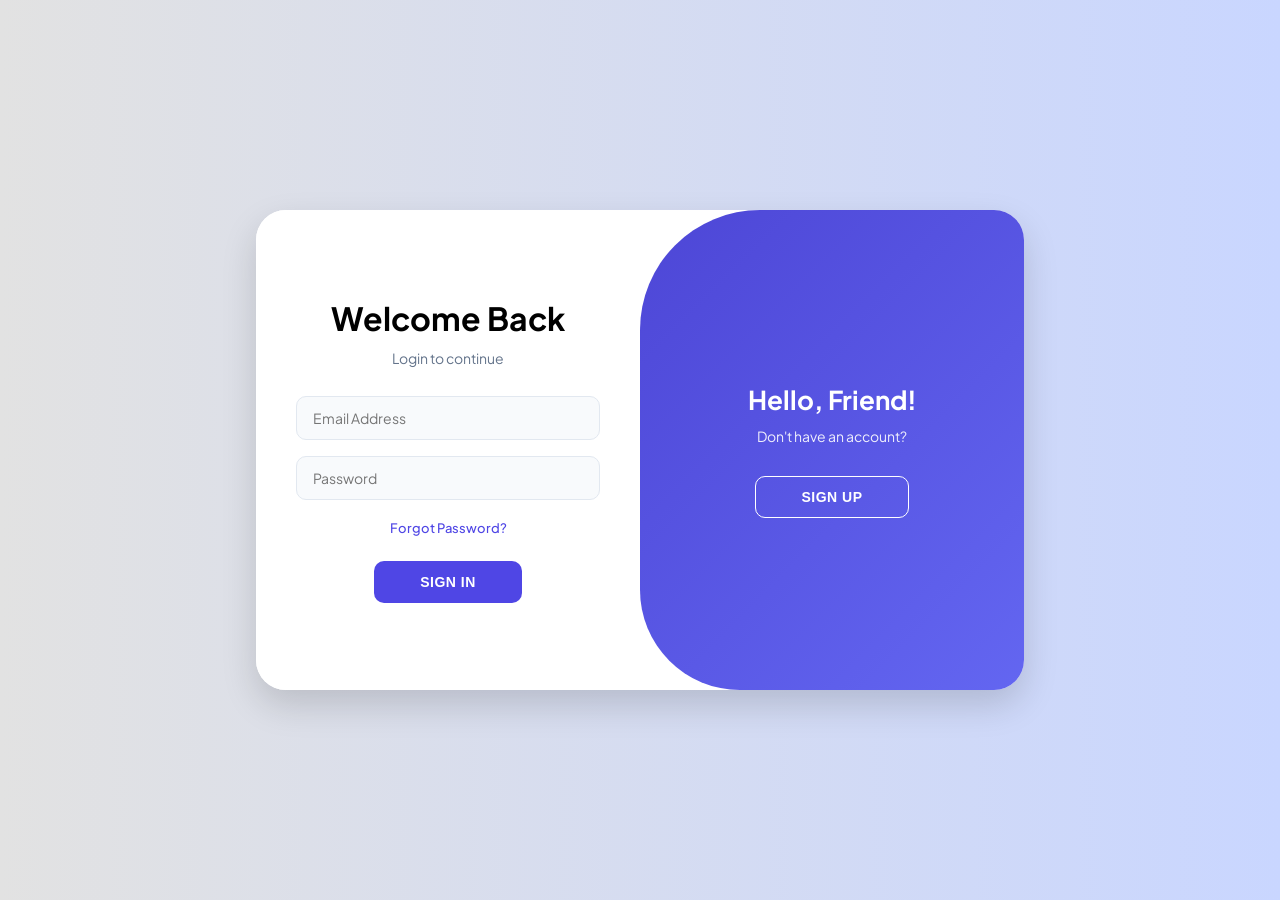
<file: Frontend/practicals/pr4/index.html>
<!DOCTYPE html>
<html lang="en">
<head>
    <meta charset="UTF-8">
    <meta name="viewport" content="width=device-width, initial-scale=1.0">
    <title>Animated Login & Registration</title>
    <link rel="stylesheet" href="static/style.css">
    <script src="static/config.js"></script>
    <script src="static/script.js" defer></script>
</head>

<body>

    <div class="container" id="container">

        <!-- Registration Form -->
        <div class="form-container sign-up">
            <form id="signupForm" onsubmit="return false;">
                <h1>Create Account</h1>
                <p class="subtitle">Register with your personal details</p>

                <input type="text" id="signupName" placeholder="Full Name" required autocomplete="name">
                <input type="email" id="signupEmail" placeholder="Email Address" required autocomplete="email">
                <input type="password" id="signupPassword" placeholder="Password (min. 6 chars)" required autocomplete="new-password">

                <button type="button" id="signupBtn" class="primary">Sign Up</button>
            </form>
        </div>

        <!-- Login Form -->
        <div class="form-container sign-in">
            <form id="loginForm" onsubmit="return false;">
                <h1>Welcome Back</h1>
                <p class="subtitle">Login to continue</p>

                <input type="email" id="loginEmail" placeholder="Email Address" required autocomplete="email">
                <input type="password" id="loginPassword" placeholder="Password" required autocomplete="current-password">

                <a href="#" class="forgot-pass">Forgot Password?</a>

                <button type="button" id="loginBtn" class="primary">Sign In</button>
            </form>
        </div>

        <!-- Animated Panel -->
        <div class="toggle-container">
            <div class="toggle">

                <div class="toggle-panel toggle-left">
                    <h1>Welcome Back!</h1>
                    <p>Already have an account?</p>
                    <button class="hidden" id="login">Sign In</button>
                </div>

                <div class="toggle-panel toggle-right">
                    <h1>Hello, Friend!</h1>
                    <p>Don't have an account?</p>
                    <button class="hidden" id="register">Sign Up</button>
                </div>

            </div>
        </div>

    </div>

</body>
</html>
</file>
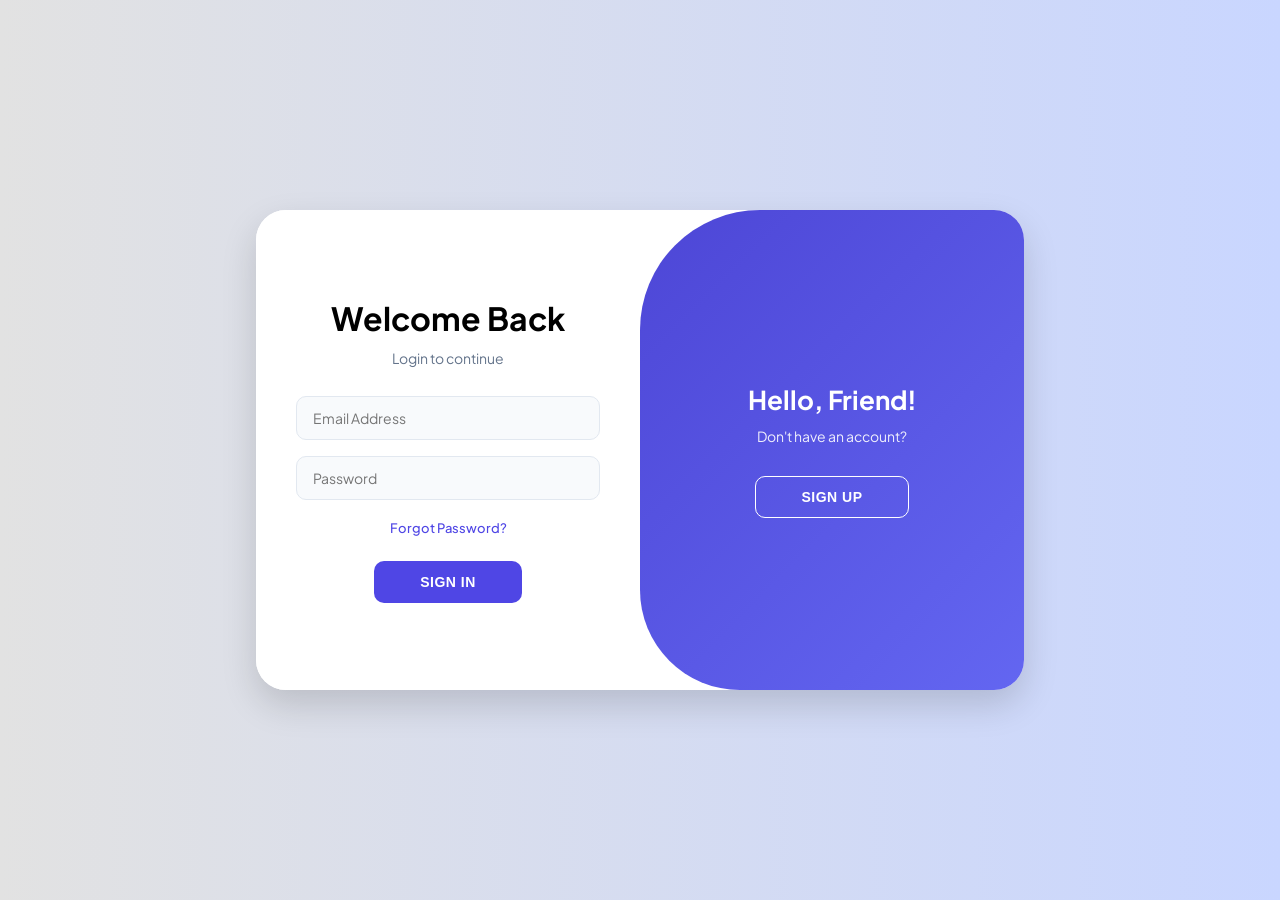
<file: Frontend/practicals/pr4/profile.html>
<!DOCTYPE html>
<html lang="en">

<head>
    <meta charset="UTF-8">
    <meta name="viewport" content="width=device-width, initial-scale=1.0">
    <title>My Profile</title>
    <link rel="stylesheet" href="static/profile.css">
    <script src="static/config.js"></script>
    <script src="static/profile.js" defer></script>
</head>

<body>

    <!-- NAVIGATION BAR -->
    <header class="navbar">
        <div class="account-brand">
            <div class="account-logo" title="Account">
                <svg viewBox="0 0 24 24" width="22" height="22" fill="none" stroke="currentColor" stroke-width="2"
                    stroke-linecap="round" stroke-linejoin="round">
                    <path d="M20 21v-2a4 4 0 0 0-4-4H8a4 4 0 0 0-4 4v2"></path>
                    <circle cx="12" cy="7" r="4"></circle>
                </svg>
            </div>
            <span class="account-brand-text">Account</span>
        </div>

        <button id="logoutBtn" class="logout-btn" title="Logout">
            <svg viewBox="0 0 24 24" width="18" height="18" fill="none" stroke="currentColor" stroke-width="2"
                stroke-linecap="round" stroke-linejoin="round">
                <path d="M9 21H5a2 2 0 0 1-2-2V5a2 2 0 0 1 2-2h4"></path>
                <polyline points="16 17 21 12 16 7"></polyline>
                <line x1="21" y1="12" x2="9" y2="12"></line>
            </svg>
            <span>Logout</span>
        </button>
    </header>

    <!-- HERO SECTION -->
    <section class="hero" id="home">

        <div class="hero-content">

            <!-- Account Logo / Avatar -->
            <div class="account-avatar-wrapper">
                <div class="account-avatar-logo">
                    <svg viewBox="0 0 24 24" width="80" height="80" fill="none" stroke="currentColor" stroke-width="1.8"
                        stroke-linecap="round" stroke-linejoin="round">
                        <path d="M20 21v-2a4 4 0 0 0-4-4H8a4 4 0 0 0-4 4v2"></path>
                        <circle cx="12" cy="7" r="4"></circle>
                    </svg>
                </div>
            </div>

            <div class="hero-text">

                <p class="welcome">WELCOME</p>

                <h1>
                    Hello, <span id="userName">User</span>!
                </h1>

                <p class="hero-desc">You are successfully logged in to your account.</p>

                <div class="profile-card" style="margin-top: 20px; background: #ffffff; padding: 20px 24px; border-radius: 12px; box-shadow: 0 4px 14px rgba(0,0,0,0.06); max-width: 440px;">
                    <div style="display: flex; justify-content: space-between; margin-bottom: 10px; font-size: 14px;">
                        <span style="color: #6b7280; font-weight: 500;">Email:</span>
                        <span id="profileEmail" style="color: #1f2937; font-weight: 600;">-</span>
                    </div>
                    <div style="display: flex; justify-content: space-between; margin-bottom: 10px; font-size: 14px;">
                        <span style="color: #6b7280; font-weight: 500;">Account ID:</span>
                        <span id="profileId" style="color: #1f2937; font-weight: 600;">-</span>
                    </div>
                    <div style="display: flex; justify-content: space-between; font-size: 14px;">
                        <span style="color: #6b7280; font-weight: 500;">Backend Status:</span>
                        <span id="backendStatus" style="color: #059669; font-weight: 600;">MySQL Connected</span>
                    </div>
                </div>

            </div>

        </div>

    </section>

</body>

</html>
</file>
<file: Frontend/styles.css>
/* Modern Design System & CSS Variables */
:root {
  --bg-primary: #07090e;
  --bg-secondary: #0d121f;
  --bg-card: rgba(18, 24, 38, 0.75);
  --bg-card-hover: rgba(25, 34, 54, 0.85);
  --border-subtle: rgba(255, 255, 255, 0.08);
  --border-hover: rgba(99, 102, 241, 0.4);
  --border-glow: rgba(99, 102, 241, 0.25);

  --text-main: #f1f5f9;
  --text-muted: #94a3b8;
  --text-dim: #64748b;

  --accent-primary: #6366f1;
  --accent-primary-hover: #4f46e5;
  --accent-cyan: #06b6d4;
  --accent-emerald: #10b981;
  --accent-amber: #f59e0b;
  --accent-rose: #f43f5e;
  --accent-purple: #8b5cf6;

  --badge-ready-bg: rgba(16, 185, 129, 0.15);
  --badge-ready-text: #34d399;
  --badge-ready-border: rgba(16, 185, 129, 0.3);

  --badge-stopped-bg: rgba(244, 63, 94, 0.15);
  --badge-stopped-text: #fb7185;
  --badge-stopped-border: rgba(244, 63, 94, 0.3);

  --badge-config-bg: rgba(245, 158, 11, 0.15);
  --badge-config-text: #fbbf24;
  --badge-config-border: rgba(245, 158, 11, 0.3);

  --badge-preview-bg: rgba(56, 189, 248, 0.15);
  --badge-preview-text: #38bdf8;
  --badge-preview-border: rgba(56, 189, 248, 0.3);

  --shadow-sm: 0 2px 8px rgba(0, 0, 0, 0.3);
  --shadow-md: 0 8px 24px rgba(0, 0, 0, 0.45);
  --shadow-lg: 0 20px 40px rgba(0, 0, 0, 0.6);
  --shadow-glow: 0 0 35px rgba(99, 102, 241, 0.2);

  --radius-sm: 8px;
  --radius-md: 14px;
  --radius-lg: 20px;
  --radius-full: 9999px;

  --font-heading: 'Outfit', sans-serif;
  --font-body: 'Plus Jakarta Sans', sans-serif;
  --font-mono: 'JetBrains Mono', monospace;
}

/* Base Styles */
* {
  margin: 0;
  padding: 0;
  box-sizing: border-box;
}

body {
  background-color: var(--bg-primary);
  color: var(--text-main);
  font-family: var(--font-body);
  line-height: 1.6;
  min-height: 100vh;
  position: relative;
  overflow-x: hidden;
  -webkit-font-smoothing: antialiased;
}

/* Ambient glow blobs */
.glow-bg {
  position: fixed;
  border-radius: 50%;
  filter: blur(140px);
  z-index: -1;
  pointer-events: none;
  opacity: 0.45;
}

.glow-1 {
  width: 550px;
  height: 550px;
  top: -150px;
  left: -100px;
  background: radial-gradient(circle, rgba(99, 102, 241, 0.35) 0%, rgba(99, 102, 241, 0) 70%);
}

.glow-2 {
  width: 500px;
  height: 500px;
  top: 30%;
  right: -100px;
  background: radial-gradient(circle, rgba(6, 182, 212, 0.25) 0%, rgba(6, 182, 212, 0) 70%);
}

.glow-3 {
  width: 600px;
  height: 600px;
  bottom: -100px;
  left: 20%;
  background: radial-gradient(circle, rgba(139, 92, 246, 0.2) 0%, rgba(139, 92, 246, 0) 70%);
}

/* Container */
.app-container {
  max-width: 1440px;
  margin: 0 auto;
  padding: 40px 32px 80px;
}

/* Header */
.dashboard-header {
  margin-bottom: 36px;
  position: relative;
}

.header-content {
  display: flex;
  flex-direction: column;
  align-items: center;
  text-align: center;
  max-width: 860px;
  margin: 0 auto;
}

.brand-badge {
  display: inline-flex;
  align-items: center;
  gap: 8px;
  padding: 6px 14px;
  background: rgba(99, 102, 241, 0.12);
  border: 1px solid rgba(99, 102, 241, 0.25);
  border-radius: var(--radius-full);
  margin-bottom: 18px;
  box-shadow: 0 0 15px rgba(99, 102, 241, 0.15);
}

.brand-icon {
  color: var(--accent-cyan);
  display: flex;
  align-items: center;
}

.brand-tag {
  font-size: 0.8rem;
  font-weight: 700;
  text-transform: uppercase;
  letter-spacing: 0.08em;
  color: #a5b4fc;
}

.dashboard-title {
  font-family: var(--font-heading);
  font-size: clamp(2.2rem, 4.5vw, 3.4rem);
  font-weight: 800;
  letter-spacing: -0.03em;
  line-height: 1.15;
  background: linear-gradient(135deg, #ffffff 30%, #a5b4fc 70%, #38bdf8 100%);
  -webkit-background-clip: text;
  -webkit-text-fill-color: transparent;
  margin-bottom: 16px;
}

.dashboard-subtitle {
  font-size: 1.05rem;
  color: var(--text-muted);
  line-height: 1.6;
  margin-bottom: 24px;
  font-weight: 400;
}

.header-actions {
  display: flex;
  gap: 12px;
  flex-wrap: wrap;
  justify-content: center;
}

/* Buttons */
.btn {
  display: inline-flex;
  align-items: center;
  justify-content: center;
  gap: 8px;
  padding: 10px 20px;
  font-size: 0.9rem;
  font-weight: 600;
  font-family: var(--font-body);
  border-radius: var(--radius-md);
  border: 1px solid transparent;
  cursor: pointer;
  transition: all 0.25s cubic-bezier(0.16, 1, 0.3, 1);
  text-decoration: none;
}

.btn-primary {
  background: linear-gradient(135deg, var(--accent-primary) 0%, #4338ca 100%);
  color: #ffffff;
  box-shadow: 0 4px 16px rgba(99, 102, 241, 0.35);
}

.btn-primary:hover {
  background: linear-gradient(135deg, #4f46e5 0%, #3730a3 100%);
  transform: translateY(-2px);
  box-shadow: 0 6px 20px rgba(99, 102, 241, 0.5);
}

.btn-secondary {
  background: rgba(255, 255, 255, 0.05);
  color: var(--text-main);
  border-color: var(--border-subtle);
  backdrop-filter: blur(10px);
}

.btn-secondary:hover {
  background: rgba(255, 255, 255, 0.09);
  border-color: rgba(255, 255, 255, 0.2);
  transform: translateY(-2px);
}

.btn-sm {
  padding: 7px 14px;
  font-size: 0.8rem;
  border-radius: var(--radius-sm);
}

.btn-outline {
  background: transparent;
  border-color: rgba(255, 255, 255, 0.15);
  color: var(--text-main);
}

.btn-outline:hover {
  background: rgba(255, 255, 255, 0.08);
  border-color: var(--accent-primary);
  color: #ffffff;
}

.btn-success {
  background: linear-gradient(135deg, #059669 0%, #047857 100%);
  color: #ffffff;
}

.btn-success:hover {
  background: linear-gradient(135deg, #10b981 0%, #059669 100%);
}

.btn-danger {
  background: rgba(244, 63, 94, 0.2);
  color: #fb7185;
  border-color: rgba(244, 63, 94, 0.3);
}

.btn-danger:hover {
  background: rgba(244, 63, 94, 0.3);
}

/* Metrics Ribbon */
.metrics-bar {
  display: grid;
  grid-template-columns: repeat(auto-fit, minmax(220px, 1fr));
  gap: 16px;
  margin-bottom: 32px;
}

.metric-card {
  display: flex;
  align-items: center;
  gap: 16px;
  padding: 16px 20px;
  background: var(--bg-card);
  backdrop-filter: blur(16px);
  border: 1px solid var(--border-subtle);
  border-radius: var(--radius-md);
  transition: transform 0.25s ease, border-color 0.25s ease;
}

.metric-card:hover {
  transform: translateY(-2px);
  border-color: rgba(255, 255, 255, 0.15);
}

.metric-icon {
  width: 44px;
  height: 44px;
  border-radius: var(--radius-sm);
  display: flex;
  align-items: center;
  justify-content: center;
  flex-shrink: 0;
}

.metric-icon.blue { background: rgba(59, 130, 246, 0.15); color: #60a5fa; }
.metric-icon.green { background: rgba(16, 185, 129, 0.15); color: #34d399; }
.metric-icon.purple { background: rgba(139, 92, 246, 0.15); color: #a78bfa; }
.metric-icon.orange { background: rgba(245, 158, 11, 0.15); color: #fbbf24; }

.metric-data {
  display: flex;
  flex-direction: column;
}

.metric-label {
  font-size: 0.78rem;
  font-weight: 500;
  text-transform: uppercase;
  letter-spacing: 0.05em;
  color: var(--text-dim);
}

.metric-value {
  font-family: var(--font-heading);
  font-size: 1.25rem;
  font-weight: 700;
  color: var(--text-main);
}

/* Toolbar & Filters */
.toolbar {
  display: flex;
  align-items: center;
  justify-content: space-between;
  gap: 16px;
  margin-bottom: 32px;
  flex-wrap: wrap;
}

.search-wrapper {
  position: relative;
  flex: 1;
  min-width: 280px;
  max-width: 520px;
}

.search-icon {
  position: absolute;
  left: 14px;
  top: 50%;
  transform: translateY(-50%);
  color: var(--text-dim);
  pointer-events: none;
}

.search-wrapper input {
  width: 100%;
  padding: 12px 38px 12px 42px;
  background: var(--bg-card);
  backdrop-filter: blur(12px);
  border: 1px solid var(--border-subtle);
  border-radius: var(--radius-md);
  color: var(--text-main);
  font-size: 0.92rem;
  font-family: var(--font-body);
  transition: all 0.25s ease;
}

.search-wrapper input:focus {
  outline: none;
  border-color: var(--accent-primary);
  box-shadow: 0 0 0 3px rgba(99, 102, 241, 0.2);
  background: rgba(20, 27, 43, 0.95);
}

.search-wrapper input::placeholder {
  color: var(--text-dim);
}

.clear-btn {
  position: absolute;
  right: 12px;
  top: 50%;
  transform: translateY(-50%);
  background: none;
  border: none;
  color: var(--text-dim);
  font-size: 1.2rem;
  cursor: pointer;
  padding: 4px;
}

.filter-pills {
  display: flex;
  gap: 8px;
  flex-wrap: wrap;
}

.filter-pill {
  padding: 8px 16px;
  background: var(--bg-card);
  border: 1px solid var(--border-subtle);
  border-radius: var(--radius-full);
  color: var(--text-muted);
  font-size: 0.85rem;
  font-weight: 600;
  cursor: pointer;
  transition: all 0.2s ease;
}

.filter-pill:hover {
  color: var(--text-main);
  border-color: rgba(255, 255, 255, 0.2);
}

.filter-pill.active {
  background: var(--accent-primary);
  color: #ffffff;
  border-color: var(--accent-primary);
  box-shadow: 0 2px 10px rgba(99, 102, 241, 0.35);
}

/* Cards Grid */
.cards-grid {
  display: grid;
  grid-template-columns: repeat(auto-fill, minmax(400px, 1fr));
  gap: 24px;
}

@media (max-width: 480px) {
  .cards-grid {
    grid-template-columns: 1fr;
  }
}

/* Practical Card */
.practical-card {
  position: relative;
  background: var(--bg-card);
  backdrop-filter: blur(18px);
  border: 1px solid var(--border-subtle);
  border-radius: var(--radius-lg);
  padding: 26px;
  display: flex;
  flex-direction: column;
  transition: all 0.3s cubic-bezier(0.16, 1, 0.3, 1);
  overflow: hidden;
  box-shadow: var(--shadow-sm);
}

.practical-card::before {
  content: '';
  position: absolute;
  top: 0;
  left: 0;
  right: 0;
  height: 3px;
  background: linear-gradient(90deg, transparent, rgba(99, 102, 241, 0.4), transparent);
  opacity: 0;
  transition: opacity 0.3s ease;
}

.practical-card:hover {
  transform: translateY(-5px);
  border-color: var(--border-hover);
  box-shadow: var(--shadow-md), var(--shadow-glow);
  background: var(--bg-card-hover);
}

.practical-card:hover::before {
  opacity: 1;
}

/* Card Header */
.card-top {
  display: flex;
  align-items: center;
  justify-content: space-between;
  margin-bottom: 16px;
  gap: 12px;
}

.badge-group {
  display: flex;
  align-items: center;
  gap: 8px;
}

.pr-number-badge {
  font-family: var(--font-mono);
  font-size: 0.75rem;
  font-weight: 700;
  padding: 4px 10px;
  background: rgba(255, 255, 255, 0.06);
  border: 1px solid rgba(255, 255, 255, 0.1);
  border-radius: var(--radius-sm);
  color: #cbd5e1;
}

.type-pill {
  font-size: 0.72rem;
  font-weight: 600;
  padding: 3px 8px;
  border-radius: var(--radius-sm);
  text-transform: uppercase;
  letter-spacing: 0.04em;
}

.type-pill.static {
  background: rgba(59, 130, 246, 0.12);
  color: #60a5fa;
  border: 1px solid rgba(59, 130, 246, 0.25);
}

.type-pill.fullstack {
  background: rgba(245, 158, 11, 0.12);
  color: #fbbf24;
  border: 1px solid rgba(245, 158, 11, 0.25);
}

.type-pill.vite {
  background: rgba(168, 85, 247, 0.12);
  color: #c084fc;
  border: 1px solid rgba(168, 85, 247, 0.25);
}

/* Live Status Badge */
.status-badge {
  display: inline-flex;
  align-items: center;
  gap: 7px;
  padding: 4px 11px;
  border-radius: var(--radius-full);
  font-size: 0.75rem;
  font-weight: 700;
  letter-spacing: 0.02em;
}

.status-dot {
  width: 7px;
  height: 7px;
  border-radius: 50%;
  position: relative;
}

.badge-ready {
  background: var(--badge-ready-bg);
  color: var(--badge-ready-text);
  border: 1px solid var(--badge-ready-border);
}
.badge-ready .status-dot {
  background: var(--badge-ready-text);
  box-shadow: 0 0 8px #34d399;
  animation: pulse-green 2s infinite;
}

.badge-stopped {
  background: var(--badge-stopped-bg);
  color: var(--badge-stopped-text);
  border: 1px solid var(--badge-stopped-border);
}
.badge-stopped .status-dot {
  background: var(--badge-stopped-text);
}

.badge-config {
  background: var(--badge-config-bg);
  color: var(--badge-config-text);
  border: 1px solid var(--badge-config-border);
}
.badge-config .status-dot {
  background: var(--badge-config-text);
  box-shadow: 0 0 8px #fbbf24;
}

.badge-preview {
  background: var(--badge-preview-bg);
  color: var(--badge-preview-text);
  border: 1px solid var(--badge-preview-border);
}
.badge-preview .status-dot {
  background: var(--badge-preview-text);
}

.badge-setup {
  background: rgba(239, 68, 68, 0.15);
  color: #f87171;
  border: 1px solid rgba(239, 68, 68, 0.3);
}
.badge-setup .status-dot {
  background: #f87171;
}

@keyframes pulse-green {
  0% { transform: scale(0.95); box-shadow: 0 0 0 0 rgba(52, 211, 153, 0.7); }
  70% { transform: scale(1); box-shadow: 0 0 0 6px rgba(52, 211, 153, 0); }
  100% { transform: scale(0.95); box-shadow: 0 0 0 0 rgba(52, 211, 153, 0); }
}

/* Card Content */
.card-title-group {
  margin-bottom: 12px;
}

.card-title {
  font-family: var(--font-heading);
  font-size: 1.45rem;
  font-weight: 700;
  color: #ffffff;
  line-height: 1.25;
  margin-bottom: 4px;
}

.card-subtitle {
  font-size: 0.85rem;
  font-weight: 500;
  color: var(--accent-cyan);
}

.card-description {
  font-size: 0.88rem;
  color: var(--text-muted);
  line-height: 1.55;
  margin-bottom: 18px;
  flex: 1;
}

/* Tech Badges */
.card-tech-list {
  display: flex;
  flex-wrap: wrap;
  gap: 6px;
  margin-bottom: 18px;
}

.tech-tag {
  font-size: 0.72rem;
  font-family: var(--font-mono);
  font-weight: 500;
  padding: 3px 8px;
  background: rgba(255, 255, 255, 0.04);
  border: 1px solid rgba(255, 255, 255, 0.08);
  border-radius: var(--radius-sm);
  color: #cbd5e1;
}

/* Metadata Grid inside Card */
.card-meta-box {
  background: rgba(0, 0, 0, 0.25);
  border: 1px solid rgba(255, 255, 255, 0.05);
  border-radius: var(--radius-sm);
  padding: 10px 14px;
  margin-bottom: 20px;
  display: flex;
  flex-direction: column;
  gap: 6px;
  font-size: 0.78rem;
}

.meta-row {
  display: flex;
  align-items: center;
  justify-content: space-between;
}

.meta-label {
  color: var(--text-dim);
  font-weight: 500;
}

.meta-value {
  color: #e2e8f0;
  font-family: var(--font-mono);
}

.meta-status-text {
  font-size: 0.75rem;
  color: var(--text-muted);
  padding-top: 4px;
  border-top: 1px solid rgba(255, 255, 255, 0.04);
}

/* Card Actions */
.card-actions {
  display: flex;
  flex-direction: column;
  gap: 10px;
  margin-top: auto;
}

.primary-actions {
  display: flex;
  gap: 10px;
}

.primary-actions .btn {
  flex: 1;
}

.service-controls {
  display: flex;
  gap: 8px;
  align-items: center;
}

.service-controls .btn {
  flex: 1;
}

/* Loading & Empty States */
.loading-state, .empty-state {
  grid-column: 1 / -1;
  text-align: center;
  padding: 60px 20px;
  color: var(--text-muted);
}

.spinner {
  width: 40px;
  height: 40px;
  border: 3px solid rgba(99, 102, 241, 0.2);
  border-top-color: var(--accent-primary);
  border-radius: 50%;
  animation: spin 0.8s linear infinite;
  margin: 0 auto 16px;
}

@keyframes spin {
  to { transform: rotate(360deg); }
}

.spin-icon {
  animation: spin 2s linear infinite paused;
}

.btn-secondary:hover .spin-icon, .is-refreshing .spin-icon {
  animation-play-state: running;
}

/* Footer */
.dashboard-footer {
  margin-top: 60px;
  padding-top: 30px;
  border-top: 1px solid var(--border-subtle);
  text-align: center;
  color: var(--text-dim);
  font-size: 0.85rem;
}

.footer-links {
  margin-top: 8px;
  font-size: 0.78rem;
  color: var(--text-dim);
}

/* Modal Overlay & Container */
.modal-overlay {
  position: fixed;
  inset: 0;
  background: rgba(3, 7, 18, 0.85);
  backdrop-filter: blur(14px);
  z-index: 1000;
  display: flex;
  align-items: center;
  justify-content: center;
  padding: 24px;
  animation: fadeIn 0.2s ease;
}

.modal-container {
  width: 100%;
  max-width: 1300px;
  height: 90vh;
  background: var(--bg-secondary);
  border: 1px solid rgba(255, 255, 255, 0.12);
  border-radius: var(--radius-lg);
  display: flex;
  flex-direction: column;
  overflow: hidden;
  box-shadow: var(--shadow-lg);
}

.modal-header {
  padding: 14px 20px;
  background: #090e1a;
  border-bottom: 1px solid var(--border-subtle);
  display: flex;
  align-items: center;
  justify-content: space-between;
}

.modal-title-group {
  display: flex;
  align-items: center;
  gap: 12px;
}

.modal-badge {
  font-family: var(--font-mono);
  font-size: 0.75rem;
  font-weight: 700;
  padding: 3px 8px;
  background: var(--accent-primary);
  color: #fff;
  border-radius: var(--radius-sm);
}

.modal-header h3 {
  font-size: 1.1rem;
  font-family: var(--font-heading);
}

.modal-url {
  font-size: 0.75rem;
  font-family: var(--font-mono);
  color: var(--text-dim);
}

.modal-controls {
  display: flex;
  align-items: center;
  gap: 8px;
}

.control-btn {
  background: rgba(255, 255, 255, 0.05);
  border: 1px solid rgba(255, 255, 255, 0.1);
  color: var(--text-main);
  border-radius: var(--radius-sm);
  width: 32px;
  height: 32px;
  display: flex;
  align-items: center;
  justify-content: center;
  cursor: pointer;
  text-decoration: none;
  font-size: 1.2rem;
  transition: all 0.2s ease;
}

.control-btn:hover {
  background: rgba(255, 255, 255, 0.12);
  color: #fff;
}

.control-btn.close:hover {
  background: rgba(244, 63, 94, 0.2);
  color: #fb7185;
  border-color: rgba(244, 63, 94, 0.3);
}

.modal-body {
  flex: 1;
  background: #000;
}

.modal-body iframe {
  width: 100%;
  height: 100%;
  border: none;
}

/* Drawer Component */
.drawer-overlay {
  position: fixed;
  inset: 0;
  background: rgba(0, 0, 0, 0.75);
  backdrop-filter: blur(8px);
  z-index: 1001;
  display: flex;
  justify-content: flex-end;
}

.drawer-container {
  width: 100%;
  max-width: 580px;
  height: 100%;
  background: var(--bg-secondary);
  border-left: 1px solid var(--border-subtle);
  display: flex;
  flex-direction: column;
  overflow: hidden;
  box-shadow: var(--shadow-lg);
  animation: slideLeft 0.3s cubic-bezier(0.16, 1, 0.3, 1);
}

@keyframes slideLeft {
  from { transform: translateX(100%); }
  to { transform: translateX(0); }
}

@keyframes fadeIn {
  from { opacity: 0; }
  to { opacity: 1; }
}

.drawer-header {
  padding: 20px 24px;
  border-bottom: 1px solid var(--border-subtle);
  display: flex;
  align-items: center;
  justify-content: space-between;
}

.drawer-header h3 {
  font-family: var(--font-heading);
  font-size: 1.25rem;
}

.close-btn {
  background: none;
  border: none;
  font-size: 1.8rem;
  color: var(--text-dim);
  cursor: pointer;
  line-height: 1;
}

.close-btn:hover {
  color: var(--text-main);
}

.drawer-content {
  padding: 24px;
  overflow-y: auto;
  display: flex;
  flex-direction: column;
  gap: 24px;
}

.guide-section h4 {
  font-family: var(--font-heading);
  font-size: 1.05rem;
  color: #fff;
  margin-bottom: 10px;
}

.guide-section p {
  font-size: 0.88rem;
  color: var(--text-muted);
  margin-bottom: 12px;
}

.guide-table {
  width: 100%;
  border-collapse: collapse;
  font-size: 0.82rem;
  margin-top: 8px;
}

.guide-table th, .guide-table td {
  padding: 10px 12px;
  text-align: left;
  border-bottom: 1px solid rgba(255, 255, 255, 0.06);
}

.guide-table th {
  background: rgba(255, 255, 255, 0.03);
  color: var(--text-dim);
  font-weight: 600;
  text-transform: uppercase;
  font-size: 0.72rem;
}

.guide-table code {
  font-family: var(--font-mono);
  background: rgba(255, 255, 255, 0.06);
  padding: 2px 6px;
  border-radius: 4px;
  color: #a5b4fc;
}

.code-block {
  background: #050811;
  border: 1px solid rgba(255, 255, 255, 0.08);
  border-radius: var(--radius-sm);
  padding: 14px 16px;
  font-family: var(--font-mono);
  font-size: 0.82rem;
  color: #e2e8f0;
  line-height: 1.6;
  overflow-x: auto;
}

.code-block .comment {
  color: var(--text-dim);
}

/* Toast Notification */
.toast {
  position: fixed;
  bottom: 24px;
  right: 24px;
  background: #1e293b;
  border: 1px solid rgba(255, 255, 255, 0.15);
  color: #fff;
  padding: 12px 20px;
  border-radius: var(--radius-md);
  font-size: 0.88rem;
  box-shadow: var(--shadow-lg);
  z-index: 2000;
  animation: slideUp 0.3s ease;
}

@keyframes slideUp {
  from { transform: translateY(20px); opacity: 0; }
  to { transform: translateY(0); opacity: 1; }
}
</file>
<file: Frontend/practicals/pr1/style.css>
*{
    margin:0;
    padding:0;
    box-sizing:border-box;
    font-family:Arial, sans-serif;
}

body{
    background:#f5f5f5;
}

/* Header */

header{
    background:#d35400;
    color:white;
    display:flex;
    justify-content:space-between;
    align-items:center;
    padding:15px 30px;
}

nav a{
    color:white;
    text-decoration:none;
    margin-left:20px;
}

/* Hero */

.hero{
    text-align:center;
    background:#f39c12;
    color:white;
    padding:60px 20px;
}

.hero h2{
    font-size:35px;
    margin-bottom:10px;
}

.hero p{
    margin-bottom:20px;
}

.hero button{
    padding:10px 20px;
    border:none;
    background:white;
    color:#d35400;
    font-size:16px;
    cursor:pointer;
}

/* Menu */

.menu{
    padding:40px 20px;
    text-align:center;
}

.cards{
    display:flex;
    justify-content:center;
    gap:20px;
    margin-top:30px;
    flex-wrap:wrap;
}

.card{
    background:white;
    width:250px;
    padding:15px;
    border:1px solid #ccc;
}

.card img{
    width:100%;
}

.card h3{
    margin:10px 0;
}

/* Footer */

footer{
    background:#333;
    color:white;
    text-align:center;
    padding:15px;
    margin-top:30px;
}

/* Tablet */

@media(max-width:768px){

header{
    flex-direction:column;
}

nav{
    margin-top:10px;
}

.cards{
    justify-content:center;
}

}

/* About Section */

.about{
    background:#fff;
    padding:40px 20px;
    text-align:center;
}

.about h2{
    margin-bottom:15px;
    color:#d35400;
}

.about p{
    max-width:700px;
    margin:auto;
    line-height:1.6;
}

/* Contact Section */

.contact{
    background:#f9f9f9;
    padding:40px 20px;
    text-align:center;
}

.contact h2{
    margin-bottom:15px;
    color:#d35400;
}

.contact p{
    margin:8px 0;
    font-size:17px;
}

/* Mobile */

@media(max-width:480px){

.hero h2{
    font-size:25px;
}

nav a{
    display:block;
    margin:10px 0;
}

.card{
    width:90%;
}

}
</file>
<file: Frontend/practicals/pr2/style.css>
*{
    margin:0;
    padding:0;
    box-sizing:border-box;
    font-family:Arial, Helvetica, sans-serif;
}


body{
    background:#f5f5f5;
}



header{

    height:80px;
    background:#111827;
    color:white;

    display:flex;
    justify-content:center;
    align-items:center;

}

header h1{

    font-size:35px;
    letter-spacing:1.5px;
    margin:0;

}

/* Navigation */

nav{

    background:white;

    display:flex;
    justify-content:space-between;      
    align-items:center;

    padding:20px 50px;

    box-shadow:0 3px 10px rgba(0,0,0,0.15);

}

.nav-links{

    display:flex;
    gap:25px;

}

.nav-links a{

    text-decoration:none;
    color:#222;
    font-size:18px;
    font-weight:bold;
    transition:0.3s;

}

.nav-links a:hover{

    color:#ff6600;

}

/* Search */

.search-box{

    display:flex;
    gap:10px;

}

.search-box input{

    width:280px;
    padding:12px 20px;
    border:1px solid #ccc;
    border-radius:25px;
    outline:none;

}



button{

    background:#ff6600;
    color:white;
    border:none;
    padding:12px 25px;
    border-radius:25px;
    cursor:pointer;
    font-size:16px;
    transition:0.3s;

}

button:hover{

    background: black;
    /* transition-duration: 10ms; */

}


/* Banner */
.banner{

    height:450px;
    display:flex;
    justify-content:center;
    align-items:center;
    flex-direction:column;
    background:
    linear-gradient(
        rgba(0,0,0,0.45),
        rgba(0,0,0,0.45)
    ),

    url("https://images.unsplash.com/photo-1607082349566-187342175e2f");
    background-size:cover;
    background-position:center;
    color:white;
    text-align:center;
}

.banner h2{
    font-size:60px;
    text-shadow:2px 3px 10px black;
}


.banner p{
    font-size:25px;
    margin:20px;
}


.offers{
    background:white;
    padding:50px;
}

.offers h2{
    text-align:center;
    color:#ff6600;
    font-size:35px;
    margin-bottom:30px;
}

.offer-products{
    display:grid;
    grid-template-columns:repeat(auto-fit,minmax(240px,1fr));
    gap:25px;
}

.offer-card{
    background:#f8fafc;
    text-align:center;
    border-radius:12px;
    overflow:hidden;
    position:relative;
    padding-bottom:20px;
    box-shadow:0 5px 15px rgba(0,0,0,0.15);
    transition:0.3s;
}

.offer-card:hover{
    transform:translateY(-8px);
}
.offer-card img{
    width:100%;
    height:220px;
    object-fit:cover;
}
.offer-card h3{
    margin:15px;
}
.old-price{
    color:gray;
    text-decoration:line-through;
}

.new-price{
    color:#ff6600;
    font-size:24px;
    font-weight:bold;
}
.offer-card span{
    position:absolute;
    bottom:10px;
    left:15px;
    background:#e63946;
    color:white;
    padding:8px 15px;
    border-radius:20px;
    font-weight:bold;

}

/* Products */
.products{
    /* background:white; */
    padding:50px;
    display:grid;
    grid-template-columns:repeat(auto-fit,minmax(260px,1fr));
    gap:25px;
}

/* Product Item Card */
.card{
    background:white;
    border-radius:15px;
    overflow:hidden;
    text-align:center;
    box-shadow:0 5px 15px rgba(0,0,0,0.12);
    transition:0.3s;

    display:flex;
    flex-direction:column;
    justify-content:space-between;
    align-items:center;

    min-height:360px;   
    padding-bottom:20px;
}

.card:hover{
    transform:translateY(-8px);
}

.card img{
    width:100%;
    height:220px;
    object-fit:contain;   
    background:#fff;
    padding:15px;
}

.card h3{
    margin:10px 0 5px;
    font-size:20px;
    color:#111827;
}

.card p{
    color:#ff6600;
    font-size:24px;
    font-weight:bold;
    margin-bottom:15px;
}

.card button{
    width:130px;
    padding:10px 15px;
    border-radius:25px;
}
/* About */


.about,
.contact{

    background:white;
    margin:30px;
    padding:35px;
    text-align:center;
    /* border-radius:12px; */
    /* box-shadow:0 3px 10px rgba(0,0,0,0.1); */
}



.about h2,
.contact h2{
    color:#ff6600;
    margin-bottom:15px;
}
.about p,
.contact p{

    color:#444;

    line-height:1.7;

    margin:10px;

}

footer{

    background:#111827;
    color:white;
    text-align:center;
    padding:20px;

}


@media(max-width:768px){
    nav{

        flex-direction:column;
        gap:20px;

    }

    .nav-links{
        flex-direction:column;
        text-align:center;
    }

    .search-box input{
        width:200px;
    }


    .banner h2{
        font-size:35px;
    }


    .banner p{
        font-size:18px;
    }

}
</file>
<file: Frontend/practicals/pr3/style.css>
* {
    margin: 0;
    padding: 0;
    box-sizing: border-box;
}

html {
    scroll-behavior: smooth;
}

body {
    font-family: Arial, sans-serif;
    background: #f5f5f5;
    color: #222;
    line-height: 1.6;
}

/* ================= NAVBAR ================= */

nav {
    display: flex;
    justify-content: space-between;
    align-items: center;
    padding: 20px 8%;
    background: white;
    border-bottom: 1px solid #ddd;
    position: sticky;
    top: 0;
    z-index: 100;
}

.logo {
    font-size: 25px;
    font-weight: bold;
}

.links a {
    margin-left: 25px;
    text-decoration: none;
    color: #222;
    font-weight: 500;
}

.links a:hover {
    color: #555;
}


/* ================= HOME ================= */

.hero {
    min-height: 90vh;
    max-width: 1100px;
    margin: auto;
    padding: 50px 20px;

    display: flex;
    align-items: center;
    justify-content: space-between;

    gap: 50px;
}

.hero-text {
    max-width: 650px;
}

.intro {
    font-size: 20px;
    color: #666;
}

.hero h1 {
    font-size: 60px;
    margin: 10px 0;
}

.hero h2 {
    font-size: 22px;
    font-weight: normal;
    margin-bottom: 20px;
    color: #555;
}

.hero p {
    max-width: 650px;
}

.hero-image {
    width: 300px;
    text-align: center;
}

.hero-image img {
    width: 280px;
    height: 280px;
    object-fit: cover;
    border-radius: 50%;
    border: 5px solid white;
    box-shadow: 0 10px 30px rgba(0,0,0,0.15);
}


/* ================= BUTTONS ================= */

.buttons {
    margin-top: 25px;
}

.buttons a {
    display: inline-block;
    padding: 11px 20px;
    margin-right: 10px;

    border: 1px solid #222;
    border-radius: 5px;

    text-decoration: none;
    color: #222;

    transition: 0.3s;
}

.buttons a:hover {
    background: #222;
    color: white;
    transform: translateY(-2px);
}


/* ================= GENERAL SECTION ================= */

section:not(.hero) {
    max-width: 1000px;
    margin: 60px auto;
    padding: 70px 30px;

    background: white;

    border-radius: 12px;

    box-shadow: 0 5px 20px rgba(0,0,0,0.06);
}

section > h2 {
    font-size: 34px;
    margin-bottom: 30px;

    border-left: 5px solid #222;
    padding-left: 15px;
}


/* ================= ABOUT ================= */

#about p {
    font-size: 17px;
    margin-bottom: 15px;
    color: #555;
}

.interests {
    display: flex;
    flex-wrap: wrap;
    gap: 15px;
    margin-top: 30px;
}

.interests span {
    padding: 10px 18px;

    background: #f1f1f1;

    border-radius: 20px;

    font-size: 14px;

    transition: 0.3s;
}

.interests span:hover {
    background: #222;
    color: white;
}


/* ================= SKILLS ================= */

.skill-list {
    display: grid;
    grid-template-columns: repeat(3, 1fr);
    gap: 25px;
}

.skill-list > div {
    padding: 25px;

    background: #f8f8f8;

    border: 1px solid #ddd;
    border-radius: 10px;

    transition: 0.3s;
}

.skill-list > div:hover {
    transform: translateY(-5px);
    box-shadow: 0 10px 25px rgba(0,0,0,0.1);
}

.skill-list h3 {
    font-size: 20px;
    margin-bottom: 15px;
}

.skill-list p {
    padding: 6px 0;
    color: #555;
}


/* ================= PROJECTS ================= */

.project {
    padding: 25px;

    margin-bottom: 20px;

    background: #fafafa;

    border: 1px solid #ddd;
    border-radius: 10px;

    transition: 0.3s;
}

.project:hover {
    transform: translateY(-5px);
    box-shadow: 0 10px 25px rgba(0,0,0,0.1);
}

.project h3 {
    font-size: 22px;
    margin-bottom: 10px;
}

.project p {
    color: #555;
}

.tech {
    margin-top: 15px;

    font-size: 14px;

    font-weight: bold;

    color: #222 !important;
}

/* ================= MY JOURNEY ================= */
/* ================= MY JOURNEY ================= */

#journey {
    background: white;
}

.journey-container {
    display: grid;
    grid-template-columns: repeat(3, 1fr);
    gap: 25px;
}

.journey-card {
    padding: 30px;

    background: #f8f8f8;

    border: 1px solid #ddd;
    border-radius: 12px;

    transition: 0.3s;
}

.journey-card:hover {
    transform: translateY(-7px);
    box-shadow: 0 12px 30px rgba(0, 0, 0, 0.12);
}

.journey-top {
    display: flex;
    justify-content: space-between;
    align-items: center;

    margin-bottom: 25px;
}

.journey-year {
    font-size: 14px;
    font-weight: bold;

    padding: 6px 12px;

    background: #222;
    color: white;

    border-radius: 20px;
}

.journey-number {
    font-size: 30px;
    font-weight: bold;
    color: #ddd;
}

.journey-card h3 {
    font-size: 21px;
    margin-bottom: 15px;
}

.journey-card p {
    color: #555;
    margin-bottom: 20px;
}

.journey-card strong {
    font-size: 14px;
}


/* ================= JOURNEY MOBILE ================= */

@media (max-width: 800px) {

    .journey-container {
        grid-template-columns: 1fr;
    }

    .journey-card {
        padding: 25px;
    }

}

/* ================= MOBILE ================= */

@media (max-width: 700px) {

    .journey-container {
        margin-left: 10px;
    }

    .journey-container::before {
        left: 0;
    }

    .journey-item {
        display: block;
        margin-left: 25px;
        margin-bottom: 35px;
    }

    .journey-year {
        text-align: left;
        padding: 0 0 10px 0;
    }

    .journey-content::before {
        left: -36px;
        top: 20px;
    }

}

/* ================= CONTACT ================= */
.contact-links {
    display: flex;
    justify-content: center;
    gap: 20px;
    margin-top: 30px;
    flex-wrap: wrap;
}

.contact-links a {
    padding: 12px 22px;

    border: 1px solid #222;
    border-radius: 6px;

    color: #222;
    text-decoration: none;

    transition: 0.3s;
}

.contact-links a:hover {
    background: #222;
    color: white;
    transform: translateY(-3px);
}
/* ================= FOOTER ================= */

footer {
    text-align: center;

    padding: 30px;

    background: #222;

    color: white;

    margin-top: 50px;
}


/* ================= MOBILE ================= */

@media (max-width: 700px) {

    nav {
        flex-direction: column;
        gap: 15px;
    }

    .links {
        text-align: center;
    }

    .links a {
        margin: 5px;
        font-size: 14px;
    }

    .hero {
        min-height: auto;

        padding: 70px 20px;

        flex-direction: column-reverse;

        text-align: center;
    }

    .hero-image {
        width: 100%;
    }

    .hero-image img {
        width: 210px;
        height: 210px;
    }

    .hero h1 {
        font-size: 42px;
    }

    .hero h2 {
        font-size: 18px;
    }

    .hero p {
        margin: auto;
    }

    .buttons {
        margin-top: 25px;
    }

    section:not(.hero) {
        margin: 30px 15px;
        padding: 50px 20px;
    }

    section > h2 {
        font-size: 28px;
    }

    .skill-list {
        grid-template-columns: 1fr;
    }

    .interests {
        justify-content: center;
    }
}
</file>
<file: Frontend/practicals/pr4/static/style.css>
/* =========================================================
   RESET & FONTS
   ========================================================= */

@import url('https://fonts.googleapis.com/css2?family=Plus+Jakarta+Sans:wght@400;500;600;700&display=swap');

* {
    box-sizing: border-box;
    margin: 0;
    padding: 0;
}

body {
    background-color: #c9d6ff;
    background: linear-gradient(to right, #e2e2e2, #c9d6ff);
    display: flex;
    align-items: center;
    justify-content: center;
    flex-direction: column;
    height: 100vh;
    font-family: 'Plus Jakarta Sans', sans-serif;
    padding: 15px;
}

/* =========================================================
   CONTAINER & CARDS
   ========================================================= */

.container {
    background-color: #fff;
    border-radius: 30px;
    box-shadow: 0 15px 35px rgba(0, 0, 0, 0.15);
    position: relative;
    overflow: hidden;
    width: 768px;
    max-width: 100%;
    min-height: 480px;
}

.container p.subtitle {
    font-size: 14px;
    line-height: 20px;
    color: #64748b;
    margin: 10px 0 20px;
}

.container span {
    font-size: 12px;
}

.container a {
    color: #4f46e5;
    font-size: 13px;
    text-decoration: none;
    margin: 12px 0 15px;
    font-weight: 500;
    transition: color 0.2s ease;
}

.container a:hover {
    color: #4338ca;
    text-decoration: underline;
}

/* =========================================================
   BUTTONS
   ========================================================= */

.container button {
    background-color: #4f46e5;
    color: #fff;
    font-size: 14px;
    padding: 12px 45px;
    border: 1px solid transparent;
    border-radius: 10px;
    font-weight: 600;
    letter-spacing: 0.5px;
    text-transform: uppercase;
    margin-top: 10px;
    cursor: pointer;
    transition: all 0.3s ease;
}

.container button:hover {
    background-color: #4338ca;
    transform: translateY(-2px);
    box-shadow: 0 4px 12px rgba(79, 70, 229, 0.3);
}

.container button:active {
    transform: translateY(0);
}

.container button.hidden {
    background-color: transparent;
    border-color: #fff;
}

.container button.hidden:hover {
    background-color: rgba(255, 255, 255, 0.15);
    box-shadow: none;
}

/* =========================================================
   FORMS & INPUTS
   ========================================================= */

.container form {
    background-color: #fff;
    display: flex;
    align-items: center;
    justify-content: center;
    flex-direction: column;
    padding: 0 40px;
    height: 100%;
}

.container input {
    background-color: #f8fafc;
    border: 1.5px solid #e2e8f0;
    margin: 8px 0;
    padding: 12px 16px;
    font-size: 14px;
    border-radius: 10px;
    width: 100%;
    outline: none;
    font-family: inherit;
    transition: border-color 0.2s ease, box-shadow 0.2s ease;
}

.container input:focus {
    border-color: #6366f1;
    background-color: #fff;
    box-shadow: 0 0 0 4px rgba(99, 102, 241, 0.12);
}

.form-container {
    position: absolute;
    top: 0;
    height: 100%;
    transition: all 0.6s ease-in-out;
}

.sign-in {
    left: 0;
    width: 50%;
    z-index: 2;
}

.container.active .sign-in {
    transform: translateX(100%);
}

.sign-up {
    left: 0;
    width: 50%;
    opacity: 0;
    z-index: 1;
}

.container.active .sign-up {
    transform: translateX(100%);
    opacity: 1;
    z-index: 5;
    animation: move 0.6s;
}

@keyframes move {
    0%, 49.99% {
        opacity: 0;
        z-index: 1;
    }
    50%, 100% {
        opacity: 1;
        z-index: 5;
    }
}

/* =========================================================
   TOGGLE CONTAINER & ANIMATED PANELS
   ========================================================= */

.toggle-container {
    position: absolute;
    top: 0;
    left: 50%;
    width: 50%;
    height: 100%;
    overflow: hidden;
    transition: all 0.6s ease-in-out;
    border-radius: 120px 0 0 100px;
    z-index: 1000;
}

.container.active .toggle-container {
    transform: translateX(-100%);
    border-radius: 0 120px 100px 0;
}

.toggle {
    background-color: #4f46e5;
    height: 100%;
    background: linear-gradient(135deg, #4338ca, #6366f1);
    color: #fff;
    position: relative;
    left: -100%;
    height: 100%;
    width: 200%;
    transform: translateX(0);
    transition: all 0.6s ease-in-out;
}

.container.active .toggle {
    transform: translateX(50%);
}

.toggle-panel {
    position: absolute;
    width: 50%;
    height: 100%;
    display: flex;
    align-items: center;
    justify-content: center;
    flex-direction: column;
    padding: 0 30px;
    text-align: center;
    top: 0;
    transform: translateX(0);
    transition: all 0.6s ease-in-out;
}

.toggle-panel h1 {
    font-size: 26px;
    font-weight: 700;
    margin-bottom: 10px;
}

.toggle-panel p {
    font-size: 14px;
    line-height: 20px;
    margin-bottom: 20px;
    opacity: 0.9;
}

.toggle-left {
    transform: translateX(-200%);
}

.container.active .toggle-left {
    transform: translateX(0);
}

.toggle-right {
    right: 0;
    transform: translateX(0);
}

.container.active .toggle-right {
    transform: translateX(200%);
}

/* =========================================================
   RESPONSIVE DESIGN (MOBILE)
   ========================================================= */

@media (max-width: 650px) {
    .container {
        min-height: 540px;
        border-radius: 20px;
    }

    .toggle-container {
        display: none;
    }

    .sign-in,
    .sign-up {
        width: 100%;
    }

    .container.active .sign-in {
        display: none;
    }

    .container:not(.active) .sign-up {
        display: none;
    }

    .container.active .sign-up {
        transform: none;
        position: relative;
        width: 100%;
        opacity: 1;
    }

    .container form {
        padding: 20px;
    }
}
</file>
<file: Frontend/practicals/pr4/static/profile.css>
@import url('https://fonts.googleapis.com/css2?family=Plus+Jakarta+Sans:wght@400;500;600;700&display=swap');

* {
    margin: 0;
    padding: 0;
    box-sizing: border-box;
    scroll-behavior: smooth;
}

body {
    font-family: 'Plus Jakarta Sans', Arial, sans-serif;
    background: #f5f7ff;
    color: #1f2937;
    min-height: 100vh;
}

/* =========================================================
   NAVIGATION / TOP BAR (Account Logo & Logout Button)
   ========================================================= */

.navbar {
    width: 100%;
    height: 70px;
    background: #ffffff;
    display: flex;
    align-items: center;
    justify-content: space-between;
    padding: 0 8%;
    box-shadow: 0 2px 12px rgba(0, 0, 0, 0.06);
    position: sticky;
    top: 0;
    z-index: 100;
}

.account-brand {
    display: flex;
    align-items: center;
    gap: 12px;
    text-decoration: none;
    color: #1f2937;
}

.account-logo {
    width: 42px;
    height: 42px;
    border-radius: 50%;
    background: linear-gradient(135deg, #4f46e5, #6366f1);
    color: #ffffff;
    display: flex;
    align-items: center;
    justify-content: center;
    box-shadow: 0 4px 10px rgba(79, 70, 229, 0.25);
    transition: transform 0.2s ease;
}

.account-logo:hover {
    transform: scale(1.05);
}

.account-brand-text {
    font-size: 18px;
    font-weight: 700;
    color: #1f2937;
    letter-spacing: 0.5px;
}

/* =========================================================
   HERO SECTION
   ========================================================= */

.hero {
    min-height: calc(100vh - 70px);
    padding: 60px 8%;

    display: flex;
    align-items: center;

    background:
        linear-gradient(
            135deg,
            #eef2ff,
            #ffffff
        );
}

.hero-content {
    width: 100%;
    max-width: 1100px;
    margin: auto;

    display: flex;
    align-items: center;
    gap: 60px;
}

/* Account Avatar / Logo in Hero */
.account-avatar-wrapper {
    flex-shrink: 0;
}

.account-avatar-logo {
    width: 140px;
    height: 140px;
    border-radius: 50%;
    background: linear-gradient(135deg, #e0e7ff, #ede9fe);
    border: 4px solid #ffffff;
    color: #4338ca;
    display: flex;
    align-items: center;
    justify-content: center;
    box-shadow: 0 12px 30px rgba(79, 70, 229, 0.18);
    transition: all 0.3s ease;
}

.account-avatar-logo:hover {
    transform: translateY(-4px) scale(1.02);
    box-shadow: 0 16px 36px rgba(79, 70, 229, 0.25);
}

.welcome {
    color: #4338ca;
    font-size: 14px;
    font-weight: 700;
    letter-spacing: 3px;
    margin-bottom: 12px;
}

.hero-text h1 {
    font-size: 48px;
    margin-bottom: 12px;
    color: #1f2937;
}

.hero-text h1 span {
    color: #4338ca;
}

.hero-desc {
    max-width: 600px;
    line-height: 1.6;
    color: #6b7280;
    font-size: 16px;
    margin-bottom: 24px;
}

/* =========================================================
   LOGOUT BUTTON
   ========================================================= */

.logout-btn {
    display: inline-flex;
    align-items: center;
    gap: 8px;
    background-color: #4f46e5;
    color: #ffffff;
    font-size: 14px;
    font-weight: 600;
    font-family: inherit;
    padding: 10px 22px;
    border: 1px solid transparent;
    border-radius: 10px;
    cursor: pointer;
    transition: all 0.3s ease;
    letter-spacing: 0.3px;
    box-shadow: 0 4px 12px rgba(79, 70, 229, 0.25);
}

.logout-btn:hover {
    background-color: #4338ca;
    transform: translateY(-2px);
    box-shadow: 0 6px 16px rgba(79, 70, 229, 0.35);
}

.logout-btn:active {
    transform: translateY(0);
}

.hero-logout-btn {
    padding: 12px 28px;
    font-size: 15px;
}

/* =========================================================
   RESPONSIVE DESIGN
   ========================================================= */

@media (max-width: 768px) {
    .navbar {
        padding: 0 5%;
    }

    .hero {
        padding: 40px 5%;
        min-height: auto;
    }

    .hero-content {
        flex-direction: column;
        text-align: center;
        gap: 30px;
    }

    .hero-text h1 {
        font-size: 34px;
    }

    .account-avatar-logo {
        width: 110px;
        height: 110px;
    }

    .account-avatar-logo svg {
        width: 60px;
        height: 60px;
    }

    .hero-desc {
        margin-bottom: 20px;
    }
}
</file>
